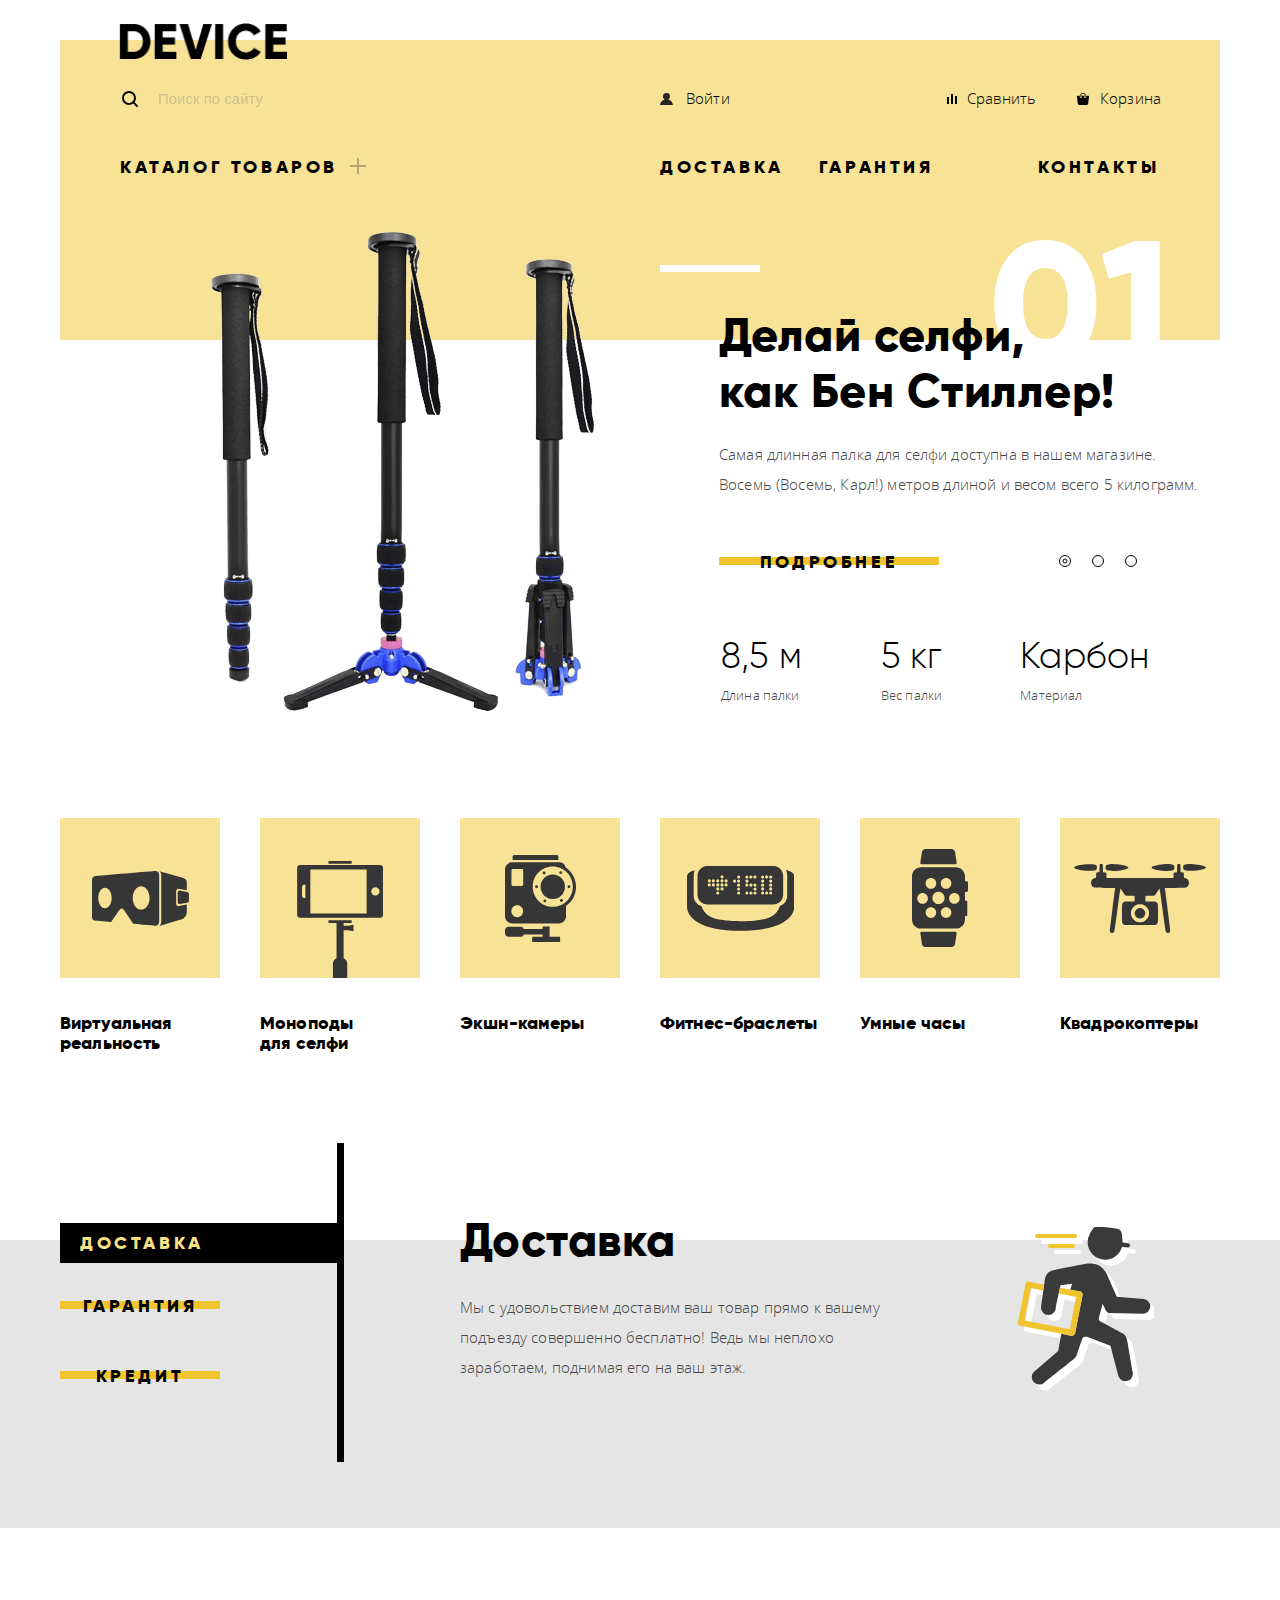
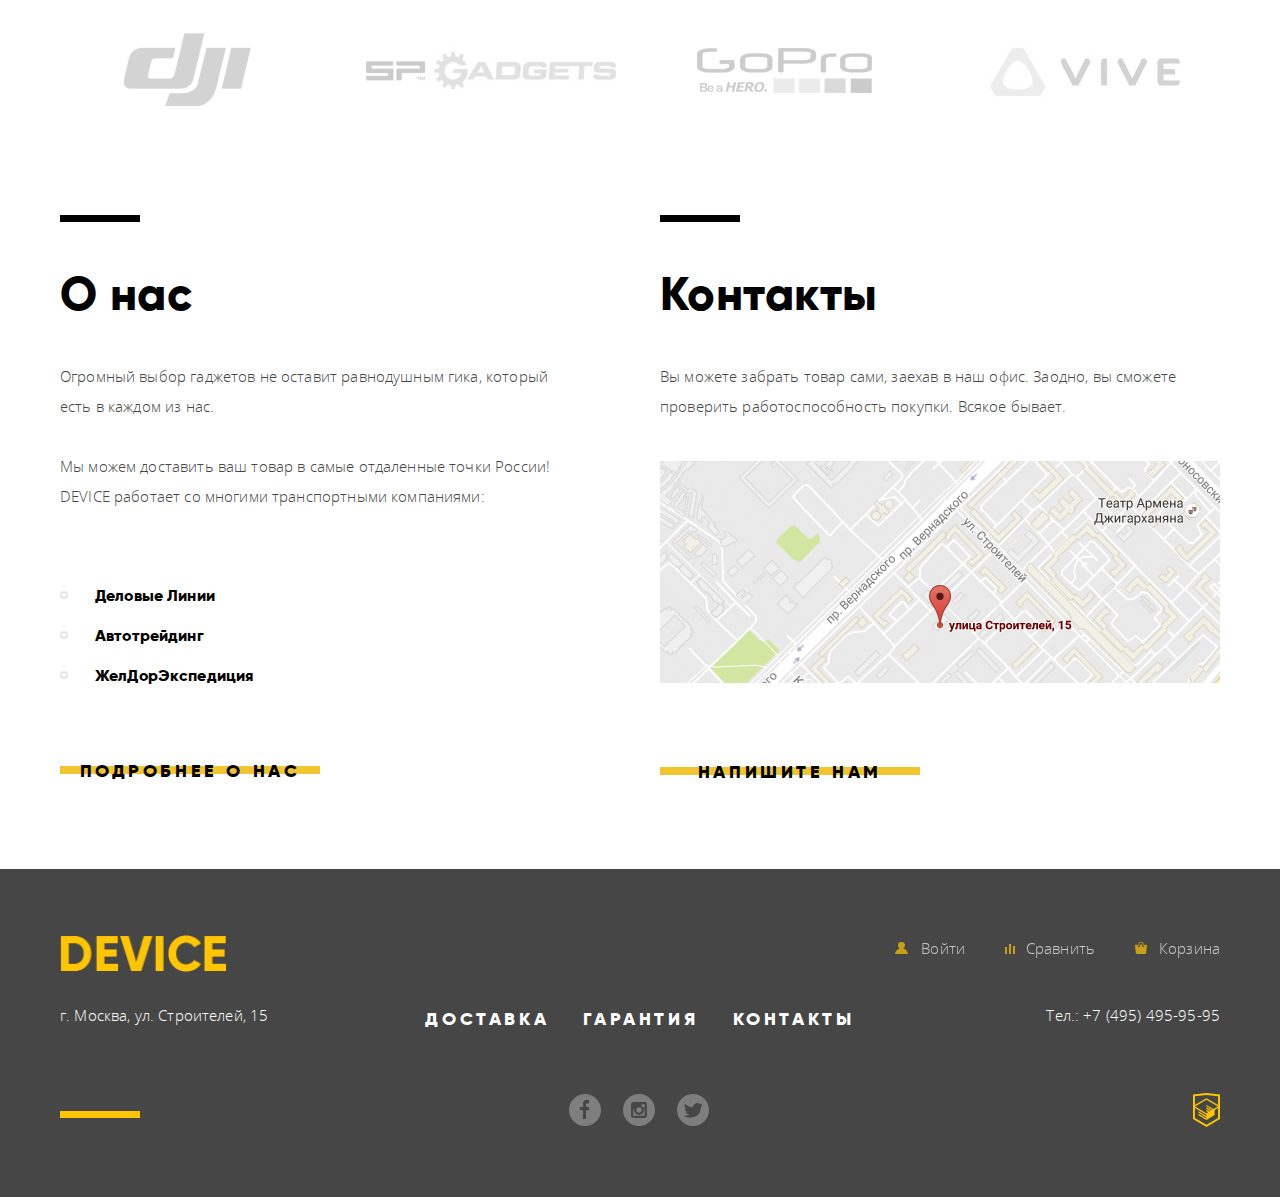
<file: index.html>
<!DOCTYPE html>
<html lang="ru">

  <head>
    <meta charset="utf-8">
    <title>HTML Academy: Девайс</title>
    <link rel="stylesheet" href="css/normalize.css">
    <!-- <link rel="stylesheet" href="css/style.css"> -->
    <link rel="stylesheet" href="css/style.min.css">
  </head>

  <body>
    <div class="content-wrapper">
      <!--HEADER-->
      <header class="header container">
        <!--Navigation-->
        <nav class="header-nav">
          <!--logo-->
          <a class="header-logo">
            <img src="img/logo.png" width="168" height="53" alt="Логотип магазина">
          </a>
          <div class="user-navigation">
            <form class="user-nav-search">
              <!--search-->
              <input type="text" placeholder="Поиск по сайту" class="user-nav-input-search">
              <div class="user-nav-find-button"><span>Найти</span></div>
            </form>
            <ul class="header-user-nav list">
              <li class="user-nav-login"><a href="login.html">Войти</a></li>
              <li class="user-nav-compare"><a href="#">Сравнить</a></li>
              <li class="user-nav-shoppingbag"><a href="#">Корзина</a></li>
            </ul>
          </div>
          <ul class="header-site-nav list">
            <li class="site-nav-catalog"><a href="catalog.html" class="gilroy-link"><span>Каталог товаров</span></a>
              <ul class="list site-nav-hidden-menu">
                <li>
                  <ul class="list column">
                    <li><a href="#">Виртуальная реальность</a></li>
                    <li><a href="catalog.html">Моноподы для селфи</a></li>
                    <li><a href="#">Экшн камеры</a></li>
                  </ul>
                </li>
                <li>
                  <ul class="list column">
                    <li><a href="#">Фитнес-браслеты</a></li>
                    <li><a href="#">Умные часы</a></li>
                  </ul>
                </li>
                <li>
                  <ul class="list column">
                    <li><a href="#">Квадрокоптеры</a></li>
                  </ul>
                </li>
              </ul>
            </li>
            <li class="site-nav-delivery"><a href="#" class="gilroy-link">Доставка</a></li>
            <li class="site-nav-warranty"><a href="#" class="gilroy-link">Гарантия</a></li>
            <li class="site-nav-contacts"><a href="#" class="gilroy-link">Контакты</a></li>
          </ul>
        </nav>
        <div class="white-stripe"></div>
        <div class="decoration-number number-1">01</div>
        <div class="decoration-number number-2">02</div>
        <div class="decoration-number number-3">03</div>
      </header>
      <!--MAIN-->
      <main class="container">
        <section class="main-item">
          <h1 class="visually-hidden">Популярные товары</h1>
          <div class="slider-controls">
            <div class="active"></div>
            <div></div>
            <div></div>
          </div>
          <ul class="slider-list">
            <!--slider1-->
            <li class="main-item-flex main-item-1">
              <h2 class="visually-hidden">Селфи-палка</h2>
              <div class="item-image">
                <img src="img/slider-1.png" width="384" height="486" alt="Селфи-палка">
              </div>
              <div class="item-about">
                <div class="item-about-description">
                  <p class="gilroy-heading item-description-heading"><b>Делай селфи, как Бен Стиллер!</b></p>
                  <p class="item-description-paragraph">Самая длинная палка для селфи доступна в нашем магазине. Восемь (Восемь, Карл!) метров длиной и весом всего 5 килограмм.</p>
                </div>
                <div class="item-details">
                  <a href="#" class="button">Подробнее</a>
                  <!--details-->
                </div>
                <table class="item-characteristics">
                  <!--characteristics-->
                  <thead>
                    <tr>
                      <th>8,5 м</th>
                      <th>5 кг</th>
                      <th>Карбон</th>
                    </tr>
                  </thead>
                  <tr>
                    <td>Длина палки</td>
                    <td>Вес палки</td>
                    <td>Материал</td>
                  </tr>
                </table>
              </div>
            </li>
            <!--slider 2-->
            <li class="main-item-flex main-item-2">
              <h2 class="visually-hidden">Фитнес-браслет</h2>
              <div class="item-image">
                <img src="img/slider-2.png" width="384" height="485" alt="Фитнес-браслет">
              </div>
              <div class="item-about">
                <div class="item-description">
                  <p class="gilroy-heading item-description-heading"><b>Худеем правильно!</b></p>
                  <p class="item-description-paragraph">Мотивирующие фитнес-браслеты помогут найти в себе силы не пропускать занятия и соблюдать диету.</p>
                </div>
                <div class="item-details">
                  <a href="#" class="button">Подробнее</a>
                  <!--details-->
                </div>
                <table class="item-characteristics">
                  <!--characteristics-->
                  <thead>
                    <tr>
                      <th>48 часов</th>
                    </tr>
                  </thead>
                  <tr>
                    <td>Без подзарядки</td>
                  </tr>
                </table>
              </div>
            </li>
            <!--slider 3-->
            <li class="main-item-flex main-item-3">
              <h2 class="visually-hidden">Квадрокоптер</h2>
              <div class="item-image">
                <img src="img/slider-3.png" width="384" height="485" alt="Квадрокоптер">
              </div>
              <div class="item-about">
                <div class="item-description">
                  <p class="gilroy-heading item-description-heading"><b>Порхает как бабочка, жалит как пчела!</b></p>
                  <p class="item-description-paragraph">Этот обычный, на первый взгляд, квадрокоптер оснащен мощным лазером, замаскированным под стандартную камеру.</p>
                </div>
                <div class="item-details">
                  <a href="#" class="button">Подробнее</a>
                  <!--details-->
                </div>
                <table class="item-characteristics">
                  <!--characteristics-->
                  <thead>
                    <tr>
                      <th>800 м</th>
                      <th>50 м</th>
                    </tr>
                  </thead>
                  <tr>
                    <td>Дальность полета</td>
                    <td>Радиус поражения</td>
                  </tr>
                </table>
              </div>
            </li>
          </ul>
        </section>
        <section class="main-catalog">
          <h2 class="visually-hidden">Каталог продуктов</h2>
          <!--catalog-->
          <figure class="main-catalog-item">
            <div class="catalog-item-image">
              <a href="catalog.html/vr" class="catalog-item-link">
              <img src="img/popular-1.svg" width="97" height="55" alt="Виртуальная реальность" class="catalog-item-img">
              </a>
            </div>
            <figcaption class="catalog-item-description">Виртуальная реальность</figcaption>
          </figure>
          <figure class="main-catalog-item">
            <div class="image-down catalog-item-image">
              <a href="catalog.html/monopods" class="catalog-item-link">
              <img src="img/popular-2.svg" width="86" height="117" alt="Экшн-камеры" class="catalog-item-img">
              </a>
            </div>
            <figcaption class="catalog-item-description">Моноподы <br> для селфи</figcaption>
          </figure>
          <figure class="main-catalog-item">
            <div class="catalog-item-image">
              <a href="catalog.html/cameras" class="catalog-item-link">
              <img src="img/popular-3.svg" width="71" height="87" alt="Моноподы для селфи" class="catalog-item-img">
              </a>
            </div>
            <figcaption class="catalog-item-description">Экшн-камеры</figcaption>
          </figure>
          <figure class="main-catalog-item">
            <div class="catalog-item-image">
              <a href="catalog.html/fitness-trackers" class="catalog-item-link">
              <img src="img/popular-4.svg" width="107" height="65" alt="Фитнес-браслеты" class="catalog-item-img">
              </a>
            </div>
            <figcaption class="catalog-item-description">Фитнес-браслеты</figcaption>
          </figure>
          <figure class="main-catalog-item">
            <div class="catalog-item-image">
              <a href="catalog.html/smartwatch" class="catalog-item-link">
              <img src="img/popular-5.svg" width="56" height="98" alt="Умные часы" class="catalog-item-img">
              </a>
            </div>
            <figcaption class="catalog-item-description">Умные часы</figcaption>
          </figure>
          <figure class="main-catalog-item">
            <div class="catalog-item-image">
              <a href="catalog.html/quadrocopters" class="catalog-item-link">
              <img src="img/popular-6.svg" width="132" height="69" alt="Квадрокоптеры" class="catalog-item-img">
              </a>
            </div>
            <figcaption class="catalog-item-description">Квадрокоптеры</figcaption>
          </figure>
        </section>
        <section class="main-details">
          <h2 class="visually-hidden">Детали покупки</h2>
          <!--delivery-->
          <div class="details-delivery">
            <div class="details-delivery-background"></div>
            <ul class="delivery-sidebar list">
              <li><a class="button sidebar-current delivery-button">Доставка</a></li>
              <li><a class="button slider-button warranty-button" href="#">Гарантия</a></li>
              <li><a class="button slider-button credit-button" href="#">Кредит</a></li>
            </ul>
            <div class="details-description">
              <div class="description-slide description-1">
                <div class="description-paragraph">
                  <h2 class="gilroy-heading">Доставка</h2>
                  <p>Мы с удовольствием доставим ваш товар прямо к вашему подъезду совершенно бесплатно! Ведь мы неплохо заработаем, поднимая его на ваш этаж.
                  </p>
                </div>
                <div class="description-image image-1"></div>
              </div>
              <div class="description-slide description-2">
                <div class="description-paragraph">
                  <h2 class="gilroy-heading">Гарантия</h2>
                  <p>Если из-за возгорания купленного у нас товара у вас сгорит дом — не переживайте, мы выдадим вам новый. Товар, не дом, конечно же.</p>
                </div>
                <div class="description-image image-2"></div>
              </div>
              <div class="description-slide description-3">
                <div class="description-paragraph">
                  <h2 class="gilroy-heading">Кредит</h2>
                  <p>Залезть в долговую яму стало проще! Кредитные консультанты подберут для вас наиболее выгодные условия кредита. Выгодные для нашего банка, разумеется.</p>
                </div>
                <div class="description-image image-3"></div>
              </div>
            </div>
          </div>
        </section>
        <section class="main-logos">
          <h2 class="visually-hidden">Наши партнеры</h2>
          <!--logos-->
          <ul class="partners-logos list">
            <li><a href="#"><img src="img/logo-1.png"  width="260" height="100" alt="Dji"></a></li>
            <li><a href="#"><img src="img/logo-2.png" width="260" height="100" alt="SP Gadjets"></a></li>
            <li><a href="#"><img src="img/logo-3.png" width="260" height="100" alt="Go Pro"></a></li>
            <li><a href="#"><img src="img/logo-4.png" width="260" height="100" alt="Vive"></a></li>
          </ul>
        </section>
        <section class="main-company">
          <div class="main-block main-about">
            <!--about-->
            <div class="black-stripe"></div>
            <div class="company-paragraph">
              <h2 class="gilroy-heading">О нас</h2>
              <p>Огромный выбор гаджетов не оставит равнодушным гика, который есть в каждом из нас.</p>
              <p>Мы можем доставить ваш товар в самые отдаленные точки России! DEVICE работает со многими транспортными компаниями:</p>
            </div>
            <ul class="about-partners list">
              <li>Деловые Линии</li>
              <li>Автотрейдинг</li>
              <li>ЖелДорЭкспедиция</li>
            </ul>
            <a href="#" class="button main-company-button">Подробнее о нас</a>
          </div>
          <div class="main-block main-contacts">
            <!--contacts-->
            <div class="black-stripe"></div>
            <div class="company-paragraph">
              <h2 class="gilroy-heading">Контакты</h2>
              <p>Вы можете забрать товар сами, заехав в наш офис. Заодно, вы сможете проверить работоспособность покупки. Всякое бывает.</p>
            </div>
            <img class="popup-map" src="img/map.png" width="560" height="222" alt="Адрес магазина: улица Строителей, 15">
            <a href="#" class="button main-company-button popup-button">Напишите нам</a>
          </div>
        </section>
      </main>
      <!--FOOTER-->
      <footer class="footer">
        <div class="footer-nav container">
          <div class="row-1">
            <a class="footer-logo">
              <img src="img/footer-logo.png" width="166" height="53" alt="Логотип">
            </a>
            <ul class="footer-user-nav list">
              <li class="user-nav-login"><a class="footer-icons" href="login.html">
                <svg xmlns="http://www.w3.org/2000/svg" width="13" height="12" viewBox="0 0 13 12"><path fill="#ffc600" d="M.032 12h12.937c-.163-2.643-2.074-4.837-4.671-5.543a3.47 3.47 0 0 0 1.687-2.972 3.485 3.485 0 0 0-6.97 0c0 1.264.68 2.361 1.688 2.972C2.106 7.163.194 9.357.032 12z"/></svg>
                Войти
              </a></li>
              <li class="user-nav-compare"><a class="footer-icons" href="#">
                <svg xmlns="http://www.w3.org/2000/svg" width="10" height="10" viewBox="0 0 10 10"><path fill="#ffc600" d="M8 2h1.984v8H8zM0 3h1.984v7H0zM4 0h2v10H4z"/></svg>
                Сравнить</a></li>
              <li class="user-nav-shoppingbag"><a class="footer-icons" href="#">
                <svg xmlns="http://www.w3.org/2000/svg" width="12" height="12" viewBox="0 0 12 12"><path fill="#ffc600" d="M11.864 3.017a.429.429 0 0 0-.327-.154H9.225V4.09c0 .563-.484 1.022-1.08 1.022-.594 0-1.078-.458-1.078-1.022V2.863H4.909V4.09c0 .563-.485 1.022-1.08 1.022-.595 0-1.078-.458-1.078-1.022V2.863H.438a.43.43 0 0 0-.327.154.472.472 0 0 0-.108.358l.776 7.134c.015.806.642 1.455 1.411 1.455h7.595c.77 0 1.396-.649 1.411-1.455l.776-7.134a.476.476 0 0 0-.108-.358z"/><path fill="#ffc600"  d="M3.829 4.499c.239 0 .433-.184.433-.409V1.84c0-.632.672-1.022 1.295-1.022h1.079c.655 0 1.078.401 1.078 1.022v2.25c0 .225.194.409.431.409.239 0 .433-.184.433-.409V1.84C8.577.773 7.761 0 6.636 0H5.557c-1.19 0-2.159.826-2.159 1.84v2.25c0 .225.194.409.431.409z"/></svg>
                Корзина</a></li>
            </ul>
          </div>
          <div class="row-2">
            <p>г. Москва, ул. Строителей, 15</p>
            <ul class="footer-site-nav list">
              <li class="footer-site-nav-delivery"><a href="#" class="gilroy-link">Доставка</a></li>
              <li class="footer-site-nav-warranty"><a href="#" class="gilroy-link">Гарантия</a></li>
              <li class="footer-site-nav-contacts"><a href="#" class="gilroy-link">Контакты</a></li>
            </ul>
            <p>Тел.: +7 (495) 495-95-95</p>
          </div>
          <div class="row-3">
            <div class="yellow-stripe"></div>
            <ul class="footer-social list">
              <li><a href="#" aria-label="Facebook"><svg xmlns="http://www.w3.org/2000/svg" width="32" height="32" viewBox="0 0 32 32"><path fill="#FFF" d="M16 0C7.164 0 0 7.163 0 16s7.164 16 16 16c8.837 0 16-7.164 16-16S24.837 0 16 0zm4.062 9.455h-3.021v3.444h3.021v3.445h-3.021v8.61H14.02v-8.61H11v-3.445h3.021V9.455c0-1.902 1.353-3.445 3.021-3.445h3.021v3.445z"/></svg></a></li>
              <li><a href="#" aria-label="Instagram"><svg xmlns="http://www.w3.org/2000/svg" width="32" height="32" viewBox="0 0 32 32"><g fill="#FFF"><path d="M20.916 16a4.938 4.938 0 1 1-9.877 0c0-.394.051-.773.138-1.14h-.897v6.838h11.396V14.86h-.897c.086.367.137.746.137 1.14z"/><path d="M15.978 18.659c1.466 0 2.659-1.193 2.659-2.659s-1.193-2.659-2.659-2.659c-1.466 0-2.659 1.193-2.659 2.659s1.192 2.659 2.659 2.659zM18.637 10.302h3.039v3.039h-3.039z"/><path d="M16 0C7.164 0 0 7.164 0 16c0 8.837 7.164 16 16 16 8.837 0 16-7.163 16-16 0-8.836-7.163-16-16-16zm7.955 21.698a2.285 2.285 0 0 1-2.279 2.279H10.279A2.285 2.285 0 0 1 8 21.698V10.302a2.286 2.286 0 0 1 2.279-2.279h11.396a2.286 2.286 0 0 1 2.279 2.279v11.396z"/></g></svg></a></li>
              <li><a href="#" aria-label="Twitter"><svg xmlns="http://www.w3.org/2000/svg" width="32" height="32" viewBox="0 0 32 32"><path fill="#FFF" d="M16 0C7.164 0 0 7.164 0 16c0 8.837 7.164 16 16 16 8.837 0 16-7.163 16-16 0-8.836-7.163-16-16-16zm7.944 12.809c-.251 6.516-3.463 10.832-10.992 10.702h-.486c-.447 0-4.543-.443-5.344-1.823 2.479.19 4.247-.406 5.12-1.136-1.048-.289-2.923-.461-3.251-2.848.384.104.618.221 1.299.113-1.307-.824-2.758-1.519-2.679-3.643.311.317 1.164.518 1.46.457-.768-.233-2.149-3.244-.974-4.781 1.984 1.79 4.075 3.482 7.804 3.643.227-2.214 1.24-3.699 3.168-4.325 1.84-.479 3.255.26 3.901 1.138.737-.224 1.453-.466 2.193-.685-.004.833-.569 1.463-.935 1.709.747.165 1.423-.475 1.423-.475-.184.963-1.094 1.725-1.707 1.954z"/></svg></a></li>
            </ul>
            <div class="logo-html">
              <a href="https://htmlacademy.ru/intensive/htmlcss"><img src="img/logo-html.svg" width="27" height="35" alt="Логотип HTML Academy"></a>
            </div>
          </div>
        </div>
      </footer>
      <!--Modal Form-->
      <form class="modal modal-form" action="https://echo.htmlacademy.ru" method="post">
        <fieldset>
          <legend class="visually-hidden">Форма обратной связи</legend>
          <p class="input-paragraph">
            <label for="user-name">Ваше имя:</label>
            <input type="text" name="user-name" id="user-name" placeholder="Представтесь, пожалуйста" required>
          </p>
          <p class="input-paragraph">
            <label for="user-email">Ваш e-mail:</label>
            <input type="text" name="user-email" id="user-email" placeholder="Для отправки ответа" required>
          </p>
          <p class="textarea-paragraph">
            <label for="user-feedback">Текст письма:</label>
            <textarea id="user-feedback" rows="10">В свободной форме</textarea>
          </p>
        </fieldset>
        <button type="submit" class="form-button button">Отправить</button>
        <button type="button" class="button-close form-close" aria-label="Закрыть форму"></button>
      </form>
      <!--modal Form-->
      <div class="modal modal-map">
        <iframe src="https://www.google.com/maps/embed?pb=!1m18!1m12!1m3!1d2249.1125488779976!2d37.52742931603996!3d55.68703098053581!2m3!1f0!2f0!3f0!3m2!1i1024!2i768!4f13.1!3m3!1m2!1s0x46b54cf65f5c8955%3A0x694710ccd55501e!2z0YPQuy4g0KHRgtGA0L7QuNGC0LXQu9C10LksIDE1LCDQnNC-0YHQutCy0LAsINCg0L7RgdGW0Y8sIDExOTMxMQ!5e0!3m2!1suk!2stw!4v1513052364043"
          width="960" height="559"></iframe>
        <img src="img/map-big.jpg" width="960" height="559" alt="Адрес магазина: улица Строителей, 15">
        <button type="button" class="button-close map-close" aria-label="Закрыть карту"></button>
      </div>
    </div>
    <script src="js/popup.min.js"></script>
  </body>

</html>
</file>
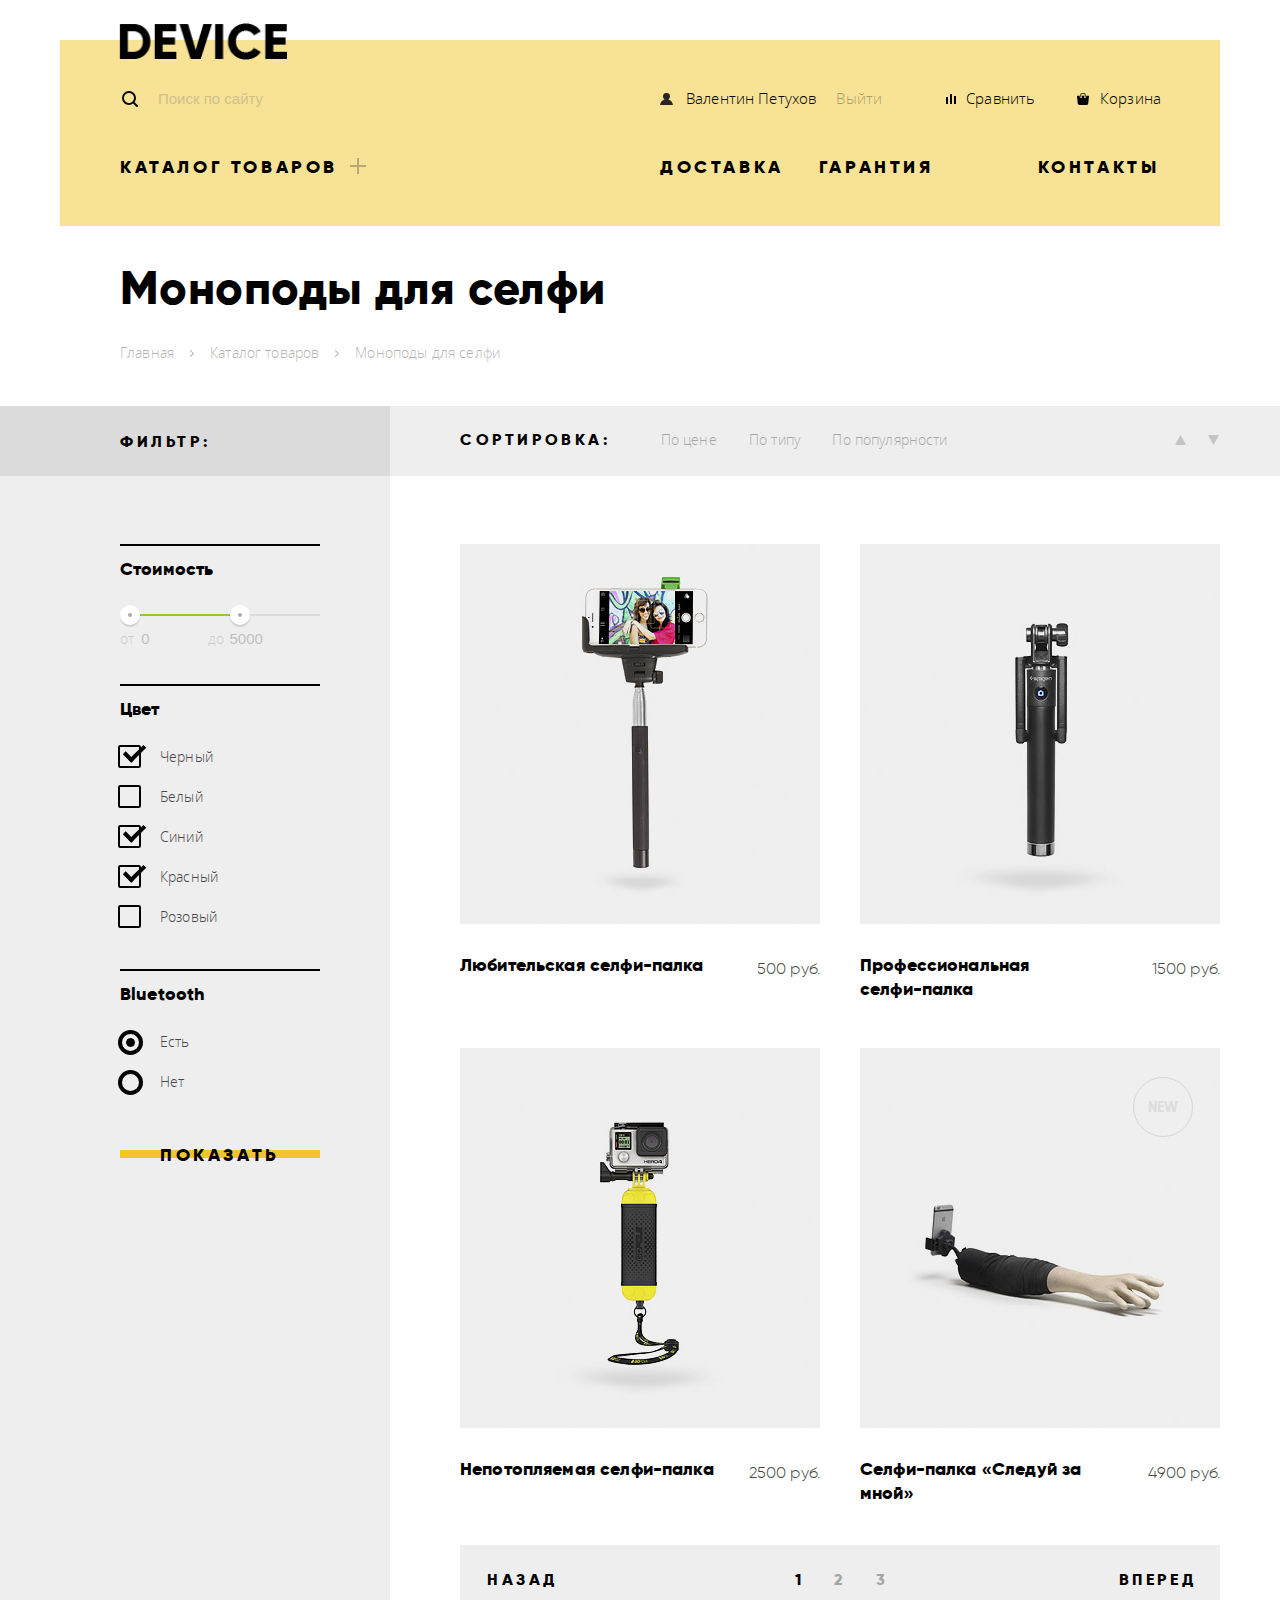
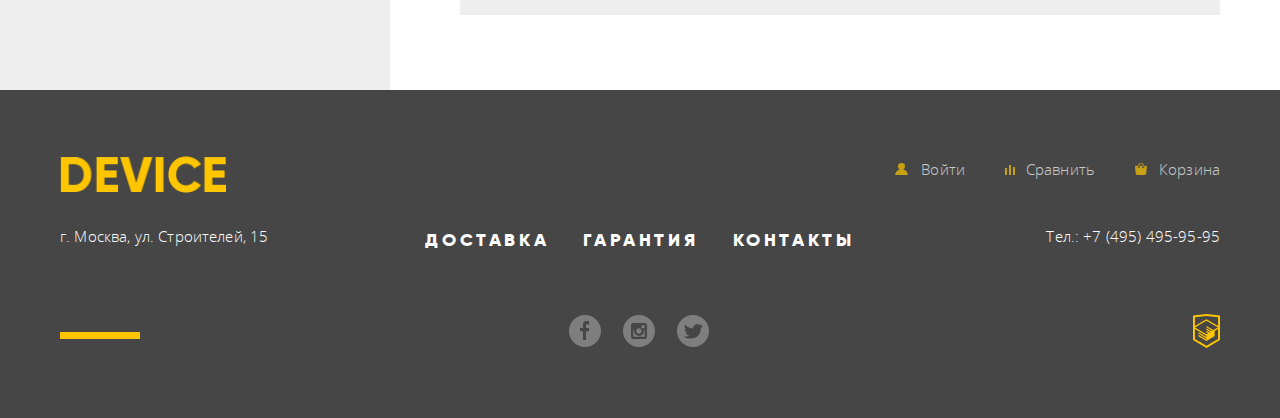
<file: catalog.html>
<!DOCTYPE html>
<html lang="ru">

  <head>
    <meta charset="utf-8">
    <title>HTML Academy: Девайс - Каталог</title>
    <link rel="stylesheet" href="css/normalize.css">
    <!-- <link rel="stylesheet" href="css/style.css"> -->
    <link rel="stylesheet" href="css/style.min.css">
  </head>

  <body>
    <div class="content-wrapper">
      <!--HEADER-->
      <header class="catalog-header header container">
        <!--navigation-->
        <nav class="header-nav">
          <!--logo-->
          <a href="index.html" class="header-logo">
            <img src="img/logo.png" width="168" height="53" alt="Логотип магазина">
          </a>
          <div class="user-navigation">
            <form class="user-nav-search">
              <!--search-->
              <input type="text" placeholder="Поиск по сайту" class="user-nav-input-search">
              <div class="user-nav-find-button"><span>Найти</span></div>
            </form>
            <ul class="header-user-nav list">
              <li class="user-nav-username"><a href="user-profile.html">Валентин Петухов</a></li>
              <li class="user-nav-logout"><a href="#">Выйти</a></li>
              <li class="user-nav-compare"><a href="#">Сравнить</a></li>
              <li class="user-nav-shoppingbag"><a href="#">Корзина</a></li>
            </ul>
          </div>
          <ul class="header-site-nav list">
            <li class="site-nav-catalog"><a href="#" class="gilroy-link"><span>Каталог товаров</span></a>
              <ul class="list site-nav-hidden-menu">
                <li>
                  <ul class="list column">
                    <li><a href="#">Виртуальная реальность</a></li>
                    <li><a href="#">Моноподы для селфи</a></li>
                    <li><a href="#">Экшн камеры</a></li>
                  </ul>
                </li>
                <li>
                  <ul class="list column">
                    <li><a href="#">Фитнес-браслеты</a></li>
                    <li><a href="#">Умные часы</a></li>
                  </ul>
                </li>
                <li>
                  <ul class="list column">
                    <li><a href="#">Квадрокоптеры</a></li>
                  </ul>
                </li>
              </ul>
            </li>
            <li class="site-nav-delivery"><a href="#" class="gilroy-link">Доставка</a></li>
            <li class="site-nav-warranty"><a href="#" class="gilroy-link">Гарантия</a></li>
            <li class="site-nav-contacts"><a href="#" class="gilroy-link">Контакты</a></li>
          </ul>
        </nav>
      </header>
      <!--MAIN-->
      <main class="container catalog-main">
        <div class="catalog-subnavigation">
          <h1 class="gilroy-heading">Моноподы для селфи</h1>
          <ul class="breadcrums list">
            <li><a href="index.html">Главная</a></li>
            <li><a href="#">Каталог товаров</a></li>
            <li><a href="#">Моноподы для селфи</a></li>
          </ul>
        </div>
        <section class="catalog-catalog">
          <h2 class="visually-hidden">Каталог товаров</h2>
          <!--Filter-->
          <div class="sidebar">
            <div class="sidebar-heading">
              <h2 class="gilroy-link">Фильтр:</h2>
            </div>
            <form class="sidebar-filter" action="https://echo.htmlacademy.ru" method="get">
              <fieldset></fieldset>
              <fieldset class="filter-price">
                <legend>Стоимость</legend>
                <div class="range-filter">
                  <div class="range-controls">
                    <div class="scale">
                      <div class="bar"></div>
                    </div>
                    <div class="toggle toggle-min"></div>
                    <div class="toggle toggle-max"></div>
                  </div>
                  <div class="price-controls">
                    <label class="min-price" for="filter-price-0">от</label>
                    <input type="number" name="filter-price-0" id="filter-price-0" value="0">
                    <label class="max-price" for="filter-price-5000">до</label>
                    <input type="number" name="filter-price-5000" id="filter-price-5000" value="5000">
                  </div>
                </div>
              </fieldset>
              <fieldset class="filter-checkbox">
                <legend>Цвет</legend>
                <div class="checkbox">
                  <input class="visually-hidden" type="checkbox" name="filter-color-black" id="filter-color-black" checked>
                  <label for="filter-color-black">Черный</label>
                </div>
                <div class="checkbox">
                  <input class="visually-hidden" type="checkbox" name="filter-color-white" id="filter-color-white">
                  <label for="filter-color-white">Белый</label>
                </div>
                <div class="checkbox">
                  <input class="visually-hidden" type="checkbox" name="filter-color-blue" id="filter-color-blue" checked>
                  <label for="filter-color-blue">Синий</label>
                </div>
                <div class="checkbox">
                  <input class="visually-hidden" type="checkbox" name="filter-color-red" id="filter-color-red" checked>
                  <label for="filter-color-red">Красный</label>
                </div>
                <div class="checkbox">
                  <input class="visually-hidden" type="checkbox" name="filter-color-pink" id="filter-color-pink" disabled>
                  <label for="filter-color-pink">Розовый</label>
                </div>
              </fieldset>
              <fieldset class="filter-radio">
                <legend>Bluetooth</legend>
                <div class="radio">
                  <input class="visually-hidden" type="radio" name="filter-bluetooth" value="bluetooth-yes" id="filter-bluetooth-yes" checked>
                  <label for="filter-bluetooth-yes">Есть</label>
                </div>
                <div class="radio">
                  <input class="visually-hidden" type="radio" name="filter-bluetooth" value="bluetooth-no" id="filter-bluetooth-no">
                  <label for="filter-bluetooth-no">Нет</label>
                </div>
              </fieldset>
              <button class="button filter-button" type="submit">Показать</button>
            </form>
          </div>
          <div class="catalog">
            <div class="catalog-sort">
              <h2 class="gilroy-link">Сортировка:</h2>
              <ul class="sort-type list">
                <li class="sort-current"><a>По цене</a></li>
                <li><a href="#">По типу</a></li>
                <li><a href="#">По популярности</a></li>
              </ul>
              <div class="sort-buttons list">
                <button class="sort-button button-up" type="button" name="sort-fromhightolow"><span class="visually-hidden">От большего к меньшему</span></button>
                <button class="sort-button button-down" type="button" name="sort-fromlowtohigh"><span class="visually-hidden">От меньшего к большему</span></button>
              </div>
            </div>
            <div class="catalog-container">
              <ul class="catalog-list list">
                <li class="catalog-item catalog-item-1">
                  <div class="catalog-image">
                    <img src="img/item-1.jpg" width="360" height="380" alt="Любительская селфи-палка">
                    <div class="hover-link">
                      <a href="#" class="button">В корзину</a>
                      <a href="#" class="hover-compare">Добавить к сравнению</a>
                    </div>
                  </div>
                  <div class="item-description">
                    <h3><a href="#">Любительская селфи-палка</a></h3>
                    <p class="catalog-price">500 руб.</p>
                  </div>
                </li>
                <li class="catalog-item catalog-item-2">
                  <div class="catalog-image">
                    <img src="img/item-2.jpg" width="360" height="380" alt="Профессиональная селфи-палка">
                    <div class="hover-link">
                      <a href="#" class="button">В корзину</a>
                      <a href="#" class="hover-compare">Добавить к сравнению</a>
                    </div>
                  </div>
                  <div class="item-description">
                    <h3><a href="#">Профессиональная <br> селфи-палка</a></h3>
                    <p class="catalog-price">1500 руб.</p>
                  </div>
                </li>
                <li class="catalog-item catalog-item-3">
                  <div class="catalog-image">
                    <img src="img/item-3.jpg" width="360" height="380" alt="Непотопляемая селфи-палка">
                    <div class="hover-link">
                      <a href="#" class="button">В корзину</a>
                      <a href="#" class="hover-compare">Добавить к сравнению</a>
                    </div>
                  </div>
                  <div class="item-description">
                    <h3><a href="#">Непотопляемая селфи-палка</a></h3>
                    <p class="catalog-price">2500 руб.</p>
                  </div>
                </li>
                <li class="catalog-item catalog-item-4">
                  <span class="new-item">New</span>
                  <div class="catalog-image">
                    <img src="img/item-4.jpg" width="360" height="380" alt="Селфи-палка «Следуй за мной»">
                    <div class="hover-link">
                      <a href="#" class="button">В корзину</a>
                      <a href="#" class="hover-compare">Добавить к сравнению</a>
                    </div>
                  </div>
                  <div class="item-description">
                    <h3><a href="#">Селфи-палка «Следуй за мной»</a></h3>
                    <p class="catalog-price">4900 руб.</p>
                  </div>
                </li>
              </ul>
              <ul class="pagination-list list">
                <li class="pagination-item pagination-back gilroy-link"><a href="#"><span>Назад</span></a></li>
                <li>
                  <ul class="pagination-numbers list">
                    <li class="pagination-item pagination-item-current"><a href="#">1</a></li>
                    <li class="pagination-item"><a href="#">2</a></li>
                    <li class="pagination-item"><a href="#">3</a></li>
                  </ul>
                </li>
                <li class="pagination-item pagination-forward gilroy-link"><a href="#"><span>Вперед</span></a></li>
              </ul>
            </div>
          </div>
        </section>
      </main>
      <!--FOOTER-->
      <footer class="footer">
        <div class="footer-nav container">
          <div class="row-1">
            <a class="footer-logo">
              <img src="img/footer-logo.png" width="166" height="53" alt="Логотип">
            </a>
            <ul class="footer-user-nav list">
              <li class="user-nav-login"><a class="footer-icons" href="login.html">
                <svg xmlns="http://www.w3.org/2000/svg" width="13" height="12" viewBox="0 0 13 12"><path fill="#ffc600" d="M.032 12h12.937c-.163-2.643-2.074-4.837-4.671-5.543a3.47 3.47 0 0 0 1.687-2.972 3.485 3.485 0 0 0-6.97 0c0 1.264.68 2.361 1.688 2.972C2.106 7.163.194 9.357.032 12z"/></svg>
                Войти
              </a></li>
              <li class="user-nav-compare"><a class="footer-icons" href="#">
                <svg xmlns="http://www.w3.org/2000/svg" width="10" height="10" viewBox="0 0 10 10"><path fill="#ffc600" d="M8 2h1.984v8H8zM0 3h1.984v7H0zM4 0h2v10H4z"/></svg>
                Сравнить</a></li>
              <li class="user-nav-shoppingbag"><a class="footer-icons" href="#">
                <svg xmlns="http://www.w3.org/2000/svg" width="12" height="12" viewBox="0 0 12 12"><path fill="#ffc600" d="M11.864 3.017a.429.429 0 0 0-.327-.154H9.225V4.09c0 .563-.484 1.022-1.08 1.022-.594 0-1.078-.458-1.078-1.022V2.863H4.909V4.09c0 .563-.485 1.022-1.08 1.022-.595 0-1.078-.458-1.078-1.022V2.863H.438a.43.43 0 0 0-.327.154.472.472 0 0 0-.108.358l.776 7.134c.015.806.642 1.455 1.411 1.455h7.595c.77 0 1.396-.649 1.411-1.455l.776-7.134a.476.476 0 0 0-.108-.358z"/><path fill="#ffc600"  d="M3.829 4.499c.239 0 .433-.184.433-.409V1.84c0-.632.672-1.022 1.295-1.022h1.079c.655 0 1.078.401 1.078 1.022v2.25c0 .225.194.409.431.409.239 0 .433-.184.433-.409V1.84C8.577.773 7.761 0 6.636 0H5.557c-1.19 0-2.159.826-2.159 1.84v2.25c0 .225.194.409.431.409z"/></svg>
                Корзина</a></li>
            </ul>
          </div>
          <div class="row-2">
            <p>г. Москва, ул. Строителей, 15</p>
            <ul class="footer-site-nav list">
              <li class="footer-site-nav-delivery"><a href="#" class="gilroy-link">Доставка</a></li>
              <li class="footer-site-nav-warranty"><a href="#" class="gilroy-link">Гарантия</a></li>
              <li class="footer-site-nav-contacts"><a href="#" class="gilroy-link">Контакты</a></li>
            </ul>
            <p>Тел.: +7 (495) 495-95-95</p>
          </div>
          <div class="row-3">
            <div class="yellow-stripe"></div>
            <ul class="footer-social list">
              <li><a href="#" aria-label="Facebook"><svg xmlns="http://www.w3.org/2000/svg" width="32" height="32" viewBox="0 0 32 32"><path fill="#FFF" d="M16 0C7.164 0 0 7.163 0 16s7.164 16 16 16c8.837 0 16-7.164 16-16S24.837 0 16 0zm4.062 9.455h-3.021v3.444h3.021v3.445h-3.021v8.61H14.02v-8.61H11v-3.445h3.021V9.455c0-1.902 1.353-3.445 3.021-3.445h3.021v3.445z"/></svg></a></li>
              <li><a href="#" aria-label="Instagram"><svg xmlns="http://www.w3.org/2000/svg" width="32" height="32" viewBox="0 0 32 32"><g fill="#FFF"><path d="M20.916 16a4.938 4.938 0 1 1-9.877 0c0-.394.051-.773.138-1.14h-.897v6.838h11.396V14.86h-.897c.086.367.137.746.137 1.14z"/><path d="M15.978 18.659c1.466 0 2.659-1.193 2.659-2.659s-1.193-2.659-2.659-2.659c-1.466 0-2.659 1.193-2.659 2.659s1.192 2.659 2.659 2.659zM18.637 10.302h3.039v3.039h-3.039z"/><path d="M16 0C7.164 0 0 7.164 0 16c0 8.837 7.164 16 16 16 8.837 0 16-7.163 16-16 0-8.836-7.163-16-16-16zm7.955 21.698a2.285 2.285 0 0 1-2.279 2.279H10.279A2.285 2.285 0 0 1 8 21.698V10.302a2.286 2.286 0 0 1 2.279-2.279h11.396a2.286 2.286 0 0 1 2.279 2.279v11.396z"/></g></svg></a></li>
              <li><a href="#" aria-label="Twitter"><svg xmlns="http://www.w3.org/2000/svg" width="32" height="32" viewBox="0 0 32 32"><path fill="#FFF" d="M16 0C7.164 0 0 7.164 0 16c0 8.837 7.164 16 16 16 8.837 0 16-7.163 16-16 0-8.836-7.163-16-16-16zm7.944 12.809c-.251 6.516-3.463 10.832-10.992 10.702h-.486c-.447 0-4.543-.443-5.344-1.823 2.479.19 4.247-.406 5.12-1.136-1.048-.289-2.923-.461-3.251-2.848.384.104.618.221 1.299.113-1.307-.824-2.758-1.519-2.679-3.643.311.317 1.164.518 1.46.457-.768-.233-2.149-3.244-.974-4.781 1.984 1.79 4.075 3.482 7.804 3.643.227-2.214 1.24-3.699 3.168-4.325 1.84-.479 3.255.26 3.901 1.138.737-.224 1.453-.466 2.193-.685-.004.833-.569 1.463-.935 1.709.747.165 1.423-.475 1.423-.475-.184.963-1.094 1.725-1.707 1.954z"/></svg></a></li>
            </ul>
            <div class="logo-html">
              <a href="https://htmlacademy.ru/intensive/htmlcss"><img src="img/logo-html.svg" width="27" height="35" alt="Логотип HTML Academy"></a>
            </div>
          </div>
        </div>
      </footer>
    </div>
  </body>

</html>
</file>
<file: css/style.css>
@font-face {
  font-family: "Gilroy";
  src: url("../fonts/gilroyextrabold.woff") format("woff"), url("../fonts/gilroyextrabold.woff2") format("woff2");
  font-weight: 700;
  font-style: normal;
}

@font-face {
  font-family: "Gilroy";
  src: url("../fonts/gilroylight.woff") format("woff"), url("../fonts/gilroylight.woff2") format("woff2");
  font-weight: normal;
  font-style: normal;
}

@font-face {
  font-family: "Open Sans";
  src: url("../fonts/opensans.woff") format("woff"), url("../fonts/opensans.woff2") format("woff2");
  font-weight: normal;
  font-style: normal;
}

@font-face {
  font-family: "Open Sans";
  src: url("../fonts/opensanslight.woff") format("woff"), url("../fonts/opensanslight.woff2") format("woff2");
  font-weight: 300;
  font-style: normal;
}

* {
  -webkit-box-sizing: border-box;
  box-sizing: border-box;
}

body {
  min-width: 1200px;
  padding: 0 20px;
  margin: 0;
  padding: 0;
  font-weight: 300;
  font-size: 15px;
  line-height: 2;
  letter-spacing: 0.15px;
  font-family: "Open Sans", "Arial", sans-serif;
  color: #464646;
}

a {
  text-decoration: none;
  color: #000000;
}

img {
  max-height: 100%;
  height: auto;
}

.visually-hidden:not(:focus):not(:active), input[type="checkbox"].visually-hidden, input[type="radio"].visually-hidden {
  position: absolute;
  width: 1px;
  height: 1px;
  margin: -1px;
  border: 0;
  padding: 0;
  white-space: nowrap;
  -webkit-clip-path: inset(100%);
  clip-path: inset(100%);
  clip: rect(0 0 0 0);
  overflow: hidden;
}

.content-wrapper {
  overflow: hidden;
}

.container {
  width: 1160px;
  margin: 0 auto;
}

/* !For all buttons and links like buttons! */

.button {
  position: relative;
  display: inline-block;
  width: 220px;
  padding: 10px 0;
  font-weight: 700;
  font-size: 18px;
  font-family: "Gilroy", "Arial", sans-serif;
  text-align: center;
  color: #000000;
  text-transform: uppercase;
  line-height: 30px;
  letter-spacing: 3.6px;
  background-color: transparent;
  border: none;
}

.button:before {
  content: "";
  position: absolute;
  top: 20px;
  left: 0px;
  width: 220px;
  height: 8px;
  background-color: #f0c52e;
  z-index: -1;
}

.button:hover:before {
  height: 40px;
  top: 5px;
  left: 0px;
}

.button:active:before {
  height: 40px;
}

.button:active {
  color: rgba(0, 0, 0, 0.3);
}

/*For fonts*/

.gilroy-heading {
  font-weight: 700;
  font-size: 47px;
  letter-spacing: 0.47px;
  font-family: "Gilroy", "Arial", sans-serif;
  color: #000000;
}

.gilroy-link {
  font-weight: 700;
  font-size: 18px;
  letter-spacing: 3.6px;
  font-family: "Gilroy", "Arial", sans-serif;
  color: #000000;
  text-transform: uppercase;
}

/* HEADER */

.header {
  position: relative;
  /*For white stripe*/
  min-height: 300px;
  margin-top: 40px;
  background-color: #f7e296;
}

.catalog-header {
  min-height: 186px;
  max-height: 186px;
}

.header-nav {
  position: relative;
  display: -webkit-box;
  display: -ms-flexbox;
  display: flex;
  -webkit-box-orient: vertical;
  -webkit-box-direction: normal;
  -ms-flex-direction: column;
  flex-direction: column;
  -ms-flex-pack: distribute;
  justify-content: space-around;
  padding: 10px 60px;
}

/* !For logo! */

.header-logo {
  position: absolute;
  top: -17px;
  left: 59px;
}

.header-logo:hover {
  opacity: 0.6;
}

.header-logo:active {
  opacity: 0.3;
}

/* !For navigation! */

/* !For search! */

.user-navigation {
  display: -webkit-box;
  display: -ms-flexbox;
  display: flex;
  margin-top: 30px;
  -webkit-box-pack: justify;
  -ms-flex-pack: justify;
  justify-content: space-between;
  -webkit-box-align: baseline;
  -ms-flex-align: baseline;
  align-items: baseline;
}

.user-nav-search {
  position: relative;
  -webkit-box-flex: 1;
  -ms-flex-positive: 1;
  flex-grow: 1;
  padding-left: 36px;
  opacity: 1;
  border: 0;
  background-color: #f7e296;
}

.user-nav-search:before {
  content: "";
  position: absolute;
  top: 8px;
  left: 2px;
  width: 16px;
  height: 16px;
  background-image: url("../img/search.svg");
  background-repeat: no-repeat;
  background-position: 0 0;
}

.user-nav-search input {
  width: 348px;
  padding-bottom: 13px;
  border: none;
  background-color: #f7e296;
  opacity: 0.3;
}

/*For search button*/

.user-nav-find-button {
  display: none;
  -webkit-box-pack: center;
  -ms-flex-pack: center;
  justify-content: center;
  -webkit-box-align: center;
  -ms-flex-align: center;
  align-items: center;
  position: absolute;
  top: -10px;
  left: 300px;
  width: 85px;
  height: 49px;
  color: #000000;
  border: 2px solid #000000;
}

.user-nav-find-button:hover {
  color: #ffffff;
  background-color: #000000;
}

.user-nav-find-button:active span {
  color: #ffffff;
  background-color: #000000;
  opacity: 0.3;
}

.user-nav-search input:focus+.user-nav-find-button {
  display: -webkit-box;
  display: -ms-flexbox;
  display: flex;
}

/*For search states*/

.user-nav-search input[type="text"]:focus {
  opacity: 1;
  border-bottom: 2px solid #000000;
}

.user-nav-search input[type="text"]:hover {
  opacity: 0.6;
}

/* !For further user navigation */

.header-user-nav {
  display: -webkit-box;
  display: -ms-flexbox;
  display: flex;
  -ms-flex-wrap: wrap;
  flex-wrap: wrap;
  -webkit-box-pack: start;
  -ms-flex-pack: start;
  justify-content: flex-start;
  width: 500px;
  margin: 0;
  margin-left: auto;
  margin-bottom: 33px;
  padding: 0;
  line-height: 36px;
  list-style-type: none;
}

/* !For user navigtion links! */

.header-user-nav a:hover {
  opacity: 0.6;
}

.header-user-nav a:active {
  opacity: 0.3;
}

.header-user-nav .user-nav-login {
  position: relative;
  -webkit-box-flex: 1;
  -ms-flex-positive: 1;
  flex-grow: 1;
  width: 70px;
  padding-left: 26px;
}

.header-user-nav .user-nav-login::before {
  content: "";
  position: absolute;
  top: 13px;
  left: 0px;
  width: 13px;
  height: 12px;
  background-image: url("../img/user.svg");
  background-repeat: no-repeat;
  background-position: 0 0;
}

.header-user-nav .user-nav-compare {
  position: relative;
  width: 90px;
  margin-left: auto;
  margin-right: 40px;
  padding-left: 20px;
}

.header-user-nav .user-nav-compare::before {
  content: "";
  position: absolute;
  top: 14px;
  left: 0px;
  width: 10px;
  height: 10px;
  background-image: url("../img/compare.svg");
  background-repeat: no-repeat;
  background-position: 0 0;
}

.header-user-nav .user-nav-shoppingbag {
  position: relative;
  width: 83px;
  margin-left: auto;
  padding-left: 23px;
}

.header-user-nav .user-nav-shoppingbag::before {
  content: "";
  position: absolute;
  top: 13px;
  left: 0px;
  width: 12px;
  height: 12px;
  background-image: url("../img/cart.svg");
  background-repeat: no-repeat;
  background-position: 0 0;
}

/* !For site navigation! */

.header-site-nav {
  position: relative;
  /*Для скрытого меню*/
  display: -webkit-box;
  display: -ms-flexbox;
  display: flex;
  -webkit-box-pack: start;
  -ms-flex-pack: start;
  justify-content: flex-start;
  margin: 0;
  padding: 0;
  list-style-type: none;
  width: 1040px;
}

.header-site-nav .column {
  margin: 0;
  padding: 0;
  list-style-type: none;
}

.header-site-nav>li a:hover {
  opacity: 0.6;
}

.header-site-nav>li a:active {
  opacity: 0.3;
}

.site-nav-catalog a:hover {
  opacity: 0.6;
}

.site-nav-catalog a:active {
  opacity: 0.3;
}

/* !For site catalog! */

.site-nav-catalog {
  -webkit-box-flex: 1;
  -ms-flex-positive: 1;
  flex-grow: 1;
  max-width: 540px;
}

.site-nav-catalog span {
  position: relative;
  min-width: 250px;
  padding-right: 28px;
}

.site-nav-catalog span:after {
  content: "";
  position: absolute;
  top: 2px;
  right: 0px;
  width: 16px;
  height: 16px;
  background-image: url("../img/plus.svg");
  background-repeat: no-repeat;
  background-position: 0 0;
  opacity: 0.3;
}

.site-nav-hidden-menu:before {
  content: "";
  width: 1160px;
  min-height: 155px;
  position: absolute;
  top: 0px;
  left: -60px;
  background-color: #f7e296;
  z-index: -1;
}

.site-nav-hidden-menu {
  position: relative;
  display: none;
  -ms-flex-wrap: wrap;
  flex-wrap: wrap;
  -webkit-box-orient: vertical;
  -webkit-box-direction: normal;
  -ms-flex-direction: column;
  flex-direction: column;
  -ms-flex-line-pack: start;
  align-content: flex-start;
  width: 550px;
  height: 85px;
  margin: 0 40px 0 0;
  padding: 20px 0 0 0;
  list-style-type: none;
}

.site-nav-catalog:hover .site-nav-hidden-menu {
  display: -webkit-box;
  display: -ms-flexbox;
  display: flex;
  z-index: 1;
}

.site-nav-hidden-menu .column {
  margin: 0;
  padding: 0;
  padding-right: 55px;
}

/*.....*/

.site-nav-delivery {
  margin-right: 35px;
}

.site-nav-contacts {
  margin-left: 104px;
}

/*for header decoration */

.header .white-stripe {
  position: absolute;
  top: 225px;
  right: 460px;
  width: 100px;
  height: 7px;
  background-color: #ffffff;
}

.header .decoration-number {
  position: absolute;
  top: 175px;
  right: 19px;
  width: 212px;
  height: 200px;
  font-size: 179.2px;
  font-weight: 700;
  line-height: 179.2px;
  letter-spacing: 1.792px;
  font-family: "Gilroy", "Arial", sans-serif;
  color: #ffffff;
  background-color: transparent;
}

.number-1 {
  display: block;
}

.number-2 {
  display: none;
}

.number-3 {
  display: none;
}

/* MAIN */

/* For slider */

.main-item {
  position: relative;
  /*For slider controls*/
  margin-bottom: 95px;
}

.slider-list {
  margin: 0;
  padding: 0;
  list-style-type: none;
}

/*For slider controls*/

.slider-controls {
  position: absolute;
  top: 215px;
  right: 83px;
  display: -webkit-box;
  display: -ms-flexbox;
  display: flex;
  -webkit-box-pack: justify;
  -ms-flex-pack: justify;
  justify-content: space-between;
  width: 78px;
}

.slider-controls div {
  position: relative;
  /*For div:after*/
  width: 12px;
  height: 12px;
  border: 1px solid #000000;
  border-radius: 50%;
  cursor: pointer;
}

.slider-controls div.active:after {
  content: "";
  position: absolute;
  top: 50%;
  left: 50%;
  -webkit-transform: translate(-50%, -50%);
  transform: translate(-50%, -50%);
  z-index: 1;
  width: 3px;
  height: 3px;
  border: 1px solid #000000;
  border-radius: 50%;
}

/*...*/

.main-item .main-item-1 {
  display: -webkit-box;
  display: -ms-flexbox;
  display: flex;
}

.main-item .main-item-2 {
  display: none;
}

.main-item .main-item-3 {
  display: none;
}

.main-item-flex {
  display: -webkit-box;
  display: -ms-flexbox;
  display: flex;
  -webkit-box-orient: horizontal;
  -webkit-box-direction: normal;
  -ms-flex-direction: row;
  flex-direction: row;
  -ms-flex-pack: distribute;
  justify-content: space-around;
  -ms-flex-line-pack: stretch;
  align-content: stretch;
  -webkit-box-align: stretch;
  -ms-flex-align: stretch;
  align-items: stretch;
  width: 1040px;
  padding: 0;
  padding-left: 150px;
}

.item-image {
  margin-top: -112px;
  margin-right: 125px;
}

.item-about {
  display: -webkit-box;
  display: -ms-flexbox;
  display: flex;
  -webkit-box-orient: vertical;
  -webkit-box-direction: normal;
  -ms-flex-direction: column;
  flex-direction: column;
  -webkit-box-pack: start;
  -ms-flex-pack: start;
  justify-content: flex-start;
  margin-top: -33px;
}

.item-description-heading {
  max-width: 396px;
  padding: 0;
  margin: 0;
  margin-bottom: 20px;
  line-height: 56px;
}

.item-description-paragraph {
  max-width: 490px;
  padding: 0;
  margin: 0;
  margin-bottom: 38px;
}

.item-details {
  margin-bottom: 40px;
}

/* !For item characteristics! */

.item-characteristics {
  display: table;
  min-width: 500px;
}

.item-characteristics tr {
  margin: 0;
  padding: 0;
  text-align: left;
}

.item-characteristics th {
  margin: 0;
  padding: 0;
  padding-right: 65px;
  font-weight: normal;
  font-size: 36px;
  font-family: "Gilroy", "Arial", sans-serif;
  line-height: 54px;
  color: #000000;
}

.item-characteristics th:not(:first-child) {
  padding-left: 10px;
}

.item-characteristics td {
  margin: 0;
  padding: 0;
  font-size: 13px;
  line-height: 20px;
}

.item-characteristics td:not(:first-child) {
  padding-left: 10px;
}

/* !For catalog! */

.main-catalog {
  display: -webkit-box;
  display: -ms-flexbox;
  display: flex;
  -webkit-box-pack: justify;
  -ms-flex-pack: justify;
  justify-content: space-between;
  margin-bottom: 130px;
}

.main-catalog-item {
  width: 160px;
  margin: 0;
  margin-right: 40px;
  font-weight: 700;
  font-size: 18px;
  font-family: "Gilroy", "Arial", sans-serif;
  color: #000000;
}

.catalog-item-image {
  display: -webkit-box;
  display: -ms-flexbox;
  display: flex;
  -webkit-box-pack: center;
  -ms-flex-pack: center;
  justify-content: center;
  -webkit-box-align: center;
  -ms-flex-align: center;
  align-items: center;
  width: 160px;
  height: 160px;
  margin-bottom: 35px;
  background-color: #f7e296;
}

.catalog-item-link {
  display: -webkit-box;
  display: -ms-flexbox;
  display: flex;
  margin: 0;
  -webkit-box-orient: horizontal;
  -webkit-box-direction: normal;
  -ms-flex-direction: row;
  flex-direction: row;
  width: 100%;
  -webkit-box-pack: center;
  -ms-flex-pack: center;
  justify-content: center;
  -webkit-box-align: end;
  -ms-flex-align: end;
  align-items: flex-end;
}

.catalog-item-image.image-down {
  -webkit-box-align: end;
  -ms-flex-align: end;
  align-items: flex-end;
}

.catalog-item-description {
  line-height: 20px;
}

.main-catalog-item:hover .catalog-item-image {
  background-color: #f0c52e;
  background-size: 160px 160px;
}

.main-catalog-item:active .catalog-item-img, .main-catalog-item:active .catalog-item-description {
  opacity: 0.3;
}

/* !For additional features! */

.main-details {
  margin-bottom: 200px;
}

.details-delivery {
  position: relative;
  display: -webkit-box;
  display: -ms-flexbox;
  display: flex;
  -webkit-box-pack: justify;
  -ms-flex-pack: justify;
  justify-content: space-between;
  -webkit-box-align: center;
  -ms-flex-align: center;
  align-items: center;
}

.details-delivery-background {
  position: absolute;
  top: 57px;
  left: -160px;
  z-index: -1;
  min-width: 1460px;
  min-height: 288px;
  background-color: #e5e5e5;
}

/*sidebar*/

.delivery-sidebar {
  position: relative;
  width: 286px;
  margin: 0;
  margin-top: 40px;
  padding: 0;
  list-style-type: none;
}

.delivery-sidebar:before {
  content: "";
  position: absolute;
  display: block;
  width: 7px;
  height: 319px;
  top: -80px;
  left: 277px;
  background-color: #000000;
}

.sidebar-current {
  width: 277px;
  margin: 0 0 18px 0;
  padding: 5px 0 5px 20px;
  text-align: left;
  color: #f7e184;
  background-color: #000000;
}

.sidebar-current:before {
  display: none;
}

.slider-button {
  width: 160px;
  margin-bottom: 20px;
}

.slider-button:before {
  width: 160px;
}

.slider-button:active {
  position: relative;
  width: 277px;
  height: 40px;
  margin: 10px 0 20px 0;
  padding: 5px 0 5px 20px;
  text-align: left;
  color: #f7e184;
}

.slider-button:active:before {
  content: "";
  position: absolute;
  top: 0px;
  left: 0px;
  width: 277px;
  height: 40px;
  background-color: #000000;
}

/*slide*/

.description-slide {
  position: relative;
  display: -webkit-box;
  display: -ms-flexbox;
  display: flex;
  width: 800px;
  -webkit-box-pack: start;
  -ms-flex-pack: start;
  justify-content: flex-start;
  -webkit-box-align: center;
  -ms-flex-align: center;
  align-items: center;
  padding: 10px 0 0 40px;
}

.description-paragraph {
  width: 460px;
  margin-right: 100px;
  margin-top: -40px;
}

.description-paragraph h2 {
  margin: 0;
  margin-bottom: 5px;
  padding: 0;
}

.description-paragraph p {
  margin: 0;
  padding: 0;
}

.description-image {
  position: absolute;
  top: 4px;
  right: 66px;
}

.image-1 {
  width: 136px;
  height: 164px;
  background-image: url("../img/delivery.svg");
  background-repeat: no-repeat;
  background-position: 0 0;
}

.image-2 {
  width: 171px;
  height: 195px;
  background-image: url("../img/warranty.svg");
  background-repeat: no-repeat;
  background-position: 0 0;
}

.image-3 {
  width: 156px;
  height: 188px;
  background-image: url("../img/credit.svg");
  background-repeat: no-repeat;
  background-position: 0 0;
}

/*Slide on/off*/

.description-2 {
  display: none;
}

.description-3 {
  display: none;
}

/* !For partners! */

.main-logos {
  margin-bottom: 85px;
}

.partners-logos {
  display: -webkit-box;
  display: -ms-flexbox;
  display: flex;
  -webkit-box-pack: justify;
  -ms-flex-pack: justify;
  justify-content: space-between;
  margin: 0;
  padding: 0;
  list-style-type: none;
}

.main-logos img {
  opacity: 0.2;
  -webkit-filter: grayscale(100%);
  filter: grayscale(100%);
}

.main-logos img:hover {
  opacity: 1;
  -webkit-filter: grayscale(0%);
  filter: grayscale(0%);
}

/* !About us! */

.main-company {
  display: -webkit-box;
  display: -ms-flexbox;
  display: flex;
  -webkit-box-pack: start;
  -ms-flex-pack: start;
  justify-content: flex-start;
  -webkit-box-align: start;
  -ms-flex-align: start;
  align-items: flex-start;
  width: 1040px;
  margin-bottom: 72px;
}

.main-company .black-stripe {
  width: 80px;
  height: 7px;
  margin-bottom: 25px;
  background-color: #000000;
}

.main-company h2 {
  margin: 0;
  margin-bottom: 20px;
  padding: 0;
}

.main-company p {
  margin: 0;
  margin-bottom: 30px;
  padding: 0;
}

.company-paragraph {
  margin-bottom: 30px;
}

/* About us */

.main-about {
  min-width: 500px;
  margin-right: 100px;
}

.about-partners {
  margin: 65px 0 50px 0;
  padding: 0;
  font-weight: 700;
  font-size: 16px;
  line-height: 40px;
  font-family: "Gilroy", "Arial", sans-serif;
  color: #000000;
  list-style-type: none;
}

.about-partners li {
  position: relative;
  padding-left: 35px;
}

.about-partners li:before {
  content: "";
  position: absolute;
  top: 15px;
  left: 0px;
  width: 4px;
  height: 4px;
  border: 2px solid #e6e6e6;
  border-radius: 50%;
}

/* Contacts */

.main-contacts img {
  margin-top: 10px;
  margin-bottom: 55px;
}

.main-company-button {
  width: 260px;
}

.main-company-button:before {
  width: 260px;
}

/* Footer */

.footer {
  color: #ffffff;
  background-color: #464646;
  min-height: 323px;
  margin-top: auto;
}

.footer-nav {
  display: -webkit-box;
  display: -ms-flexbox;
  display: flex;
  -webkit-box-orient: vertical;
  -webkit-box-direction: normal;
  -ms-flex-direction: column;
  flex-direction: column;
  -webkit-box-pack: justify;
  -ms-flex-pack: justify;
  justify-content: space-between;
  min-height: 305px;
  padding: 45px 0;
}

/*for row 1*/

.row-1 {
  display: -webkit-box;
  display: -ms-flexbox;
  display: flex;
  -webkit-box-pack: justify;
  -ms-flex-pack: justify;
  justify-content: space-between;
  -webkit-box-align: center;
  -ms-flex-align: center;
  align-items: center;
  min-height: 67px;
  margin-bottom: 12px;
}

/* !For footer logo! */

.footer-logo {
  -ms-flex-item-align: end;
  align-self: flex-end;
}

.footer-logo img {
  opacity: 1;
}

.footer-logo img:hover {
  opacity: 0.6;
}

.footer-logo img:active {
  opacity: 0.3;
}

/* !For user navigation! */

.footer-user-nav {
  display: -webkit-box;
  display: -ms-flexbox;
  display: flex;
  -webkit-box-pack: end;
  -ms-flex-pack: end;
  justify-content: flex-end;
  margin: 0;
  padding: 0;
  list-style-type: none;
}

.footer-icons {
  display: -webkit-box;
  display: -ms-flexbox;
  display: flex;
  -webkit-box-pack: justify;
  -ms-flex-pack: justify;
  justify-content: space-between;
  -webkit-box-align: baseline;
  -ms-flex-align: baseline;
  align-items: baseline;
}

.footer-user-nav .user-nav-login {
  min-width: 70px;
  margin-left: auto;
  margin-right: 40px;
}

.footer-user-nav .user-nav-compare {
  min-width: 90px;
  margin-left: auto;
  margin-right: 40px;
}

.footer-user-nav .user-nav-shoppingbag {
  min-width: 85px;
  margin-left: auto;
}

.footer-user-nav a {
  color: #ffffff;
  line-height: 36px;
  opacity: 0.7;
}

.footer-user-nav a:hover {
  opacity: 1;
}

.footer-user-nav a:active {
  opacity: 0.3;
}

/*for row 2*/

.row-2 {
  display: -webkit-box;
  display: -ms-flexbox;
  display: flex;
  -webkit-box-pack: justify;
  -ms-flex-pack: justify;
  justify-content: space-between;
  -webkit-box-align: center;
  -ms-flex-align: center;
  align-items: center;
  min-height: 44px;
  margin-bottom: 35px;
}

.row-2 p {
  margin: 0;
  padding: 0;
}

.footer-site-nav {
  -ms-flex-item-align: end;
  align-self: flex-end;
  display: -webkit-box;
  display: -ms-flexbox;
  display: flex;
  -webkit-box-pack: justify;
  -ms-flex-pack: justify;
  justify-content: space-between;
  -webkit-box-flex: 1;
  -ms-flex-positive: 1;
  flex-grow: 1;
  max-width: 429px;
  margin: 0;
  margin-left: -35px;
  padding: 0;
  list-style-type: none;
}

.footer-site-nav a {
  color: #ffffff;
  opacity: 1;
}

.footer-site-nav a:hover {
  color: #ffffff;
  opacity: 0.6;
}

.footer-site-nav a:active {
  color: #ffffff;
  opacity: 0.3;
}

/*For row 3*/

.row-3 {
  display: -webkit-box;
  display: -ms-flexbox;
  display: flex;
  -webkit-box-pack: justify;
  -ms-flex-pack: justify;
  justify-content: space-between;
  -webkit-box-align: center;
  -ms-flex-align: center;
  align-items: center;
  min-height: 75px;
  margin-top: 5px;
}

.row-3 .yellow-stripe {
  width: 80px;
  height: 7px;
  background-color: #ffc600;
}

.footer-social {
  display: -webkit-box;
  display: -ms-flexbox;
  display: flex;
  -webkit-box-pack: justify;
  -ms-flex-pack: justify;
  justify-content: space-between;
  width: 140px;
  margin: 0;
  margin-left: -55px;
  padding: 0;
  list-style-type: none;
}

/* !For social buttons! */

.footer-social a {
  color: #ffffff;
  opacity: 0.3;
}

.footer-social a:hover {
  color: #ffffff;
  opacity: 0.6;
}

.footer-social a:active {
  color: #ffffff;
  opacity: 0.1;
}

/* !For HTML Academy logo! */

.logo-html img {
  opacity: 1;
}

.logo-html img:hover {
  opacity: 0.6;
}

.logo-html img:active {
  opacity: 0.3;
}

/*POPUPS!*/

.modal {
  display: none;
  position: relative;
  /*For button-close*/
  width: 960px;
  height: 555px;
}

/*close-button*/

.button-close {
  width: 55px;
  height: 55px;
  font-size: 0;
  background-color: #f7e296;
  border: 0;
  border-radius: 50%;
  cursor: pointer;
  z-index: 2;
}

.button-close:before, .button-close:after {
  content: "";
  position: absolute;
  top: 26px;
  left: 17px;
  width: 23px;
  height: 3px;
  background-color: #ffffff;
}

.button-close:before {
  -webkit-transform: rotate(45deg);
  transform: rotate(45deg);
}

.button-close:after {
  -webkit-transform: rotate(-45deg);
  transform: rotate(-45deg);
}

.button-close:hover {
  background-color: #f0c52e;
}

.button-close:active {
  opacity: 0.3;
}

.form-close {
  position: absolute;
  top: 25px;
  right: 22px;
}

.map-close {
  position: absolute;
  top: 950px;
  right: 22px;
}

/* Feedback Form */

.modal-form {
  position: fixed;
  /*top: 1330px;*/
  top: 50%;
  left: 50%;
  -webkit-transform: translate(-50%, -50%);
  transform: translate(-50%, -50%);
  padding: 95px 100px;
  -webkit-box-shadow: 0px 20px 40px 0px;
  box-shadow: 0px 20px 40px 0px;
  background-color: #ffffff;
}

.modal-form fieldset {
  width: 760px;
  height: 300px;
  margin: 0 auto;
  margin-bottom: 40px;
  padding: 0;
  border: none;
}

.modal-form p {
  display: inline-block;
  margin: 0;
  margin-bottom: 35px;
  padding: 0;
}

.modal-form p:first-of-type {
  margin-right: 35px;
}

.input-paragraph {
  width: 360px;
  height: 80px;
}

.modal-form label {
  font-weight: 700;
  font-size: 18px;
  line-height: 18px;
  font-family: "Gilroy", "Arial", sans-serif;
  color: #000000;
}

.modal-form input[type="text"], .modal-form textarea {
  padding-left: 20px;
  font: inherit;
  font-size: 14px;
  line-height: 18px;
  opacity: 0.4;
  border: none;
  background-color: #f2f2f2;
}

.modal-form input[type="text"] {
  width: 360px;
  height: 50px;
}

.modal-form textarea {
  width: 760px;
  height: 156px;
  padding-top: 20px;
}

.modal-form input[type="text"]:focus, .modal-form textarea:focus {
  color: #000000;
  opacity: 1;
  background-color: #ffffff;
  outline-color: #f7e296;
}

.modal-form input[type="text"]:hover, .modal-form textarea:hover {
  background-color: #aab2b5;
}

.modal-form input[type="text"]:invalid {
  background-color: #f6dada;
}

.form-button {
  width: 200px;
}

.form-button:before {
  width: 200px;
}

/* Map */

.modal-map {
  position: absolute;
  top: 1205px;
  left: 50%;
  -webkit-transform: translate(-50%, -50%);
  transform: translate(-50%, -50%);
  width: 960px;
  height: 559px;
}

.modal-map iframe {
  position: absolute;
  top: 1205px;
  left: 50%;
  -webkit-transform: translate(-50%, -50%);
  transform: translate(-50%, -50%);
  z-index: 1;
}

.modal-map img {
  -webkit-box-shadow: 0px 20px 40px 0px;
  box-shadow: 0px 20px 40px 0px;
  position: absolute;
  top: 1205px;
  left: 50%;
  -webkit-transform: translate(-50%, -50%);
  transform: translate(-50%, -50%);
}

/* Modal animations and JS */

.modal-show {
  display: block;
  -webkit-animation-name: popup-animation;
          animation-name: popup-animation;
  -webkit-animation-duration: 1s;
          animation-duration: 1s;
  -webkit-animation-timing-function: ease-in;
          animation-timing-function: ease-in;
  animation-direction: reverse;
}

.modal-error {
  -webkit-animation-name: popup-shake;
          animation-name: popup-shake;
  -webkit-animation-duration: 0.6;
          animation-duration: 0.6;
  -webkit-animation-iteration-count: 2;
          animation-iteration-count: 2;
}

/* Popup animation */

@-webkit-keyframes popup-animation {
  to {
    -webkit-transform: translate( -50%, 1330px);
            transform: translate( -50%, 1330px);
  }
}

@keyframes popup-animation {
  to {
    -webkit-transform: translate( -50%, 1330px);
            transform: translate( -50%, 1330px);
  }
}

@-webkit-keyframes popup-shake {
  0% {
    -webkit-transform: translateX(-50%);
            transform: translateX(-50%);
  }
  25% {
    -webkit-transform: translateX(-45%);
            transform: translateX(-45%);
  }
  50% {
    -webkit-transform: translateX(-55%);
            transform: translateX(-55%);
  }
  75% {
    -webkit-transform: translateX(-45%);
            transform: translateX(-45%);
  }
  100% {
    -webkit-transform: translateX(-50%);
            transform: translateX(-50%);
  }
}

@keyframes popup-shake {
  0% {
    -webkit-transform: translateX(-50%);
            transform: translateX(-50%);
  }
  25% {
    -webkit-transform: translateX(-45%);
            transform: translateX(-45%);
  }
  50% {
    -webkit-transform: translateX(-55%);
            transform: translateX(-55%);
  }
  75% {
    -webkit-transform: translateX(-45%);
            transform: translateX(-45%);
  }
  100% {
    -webkit-transform: translateX(-50%);
            transform: translateX(-50%);
  }
}

/* CATALOG. CSS */

/*HEADER*/

.user-nav-username {
  position: relative;
  margin-right: 20px;
  padding-left: 26px;
}

.user-nav-username::before {
  content: "";
  position: absolute;
  top: 13px;
  left: 0px;
  width: 13px;
  height: 12px;
  background-image: url("../img/user.svg");
  background-repeat: no-repeat;
  background-position: 0 0;
}

.user-nav-logout {
  margin-right: 63px;
  opacity: 0.3;
}

/*MAIN*/

.catalog-subnavigation {
  margin-bottom: 20px;
  padding: 15px 60px;
}

.catalog-subnavigation h1 {
  margin: 0;
  padding: 0;
}

/* breadcrums */

.breadcrums {
  display: -webkit-box;
  display: -ms-flexbox;
  display: flex;
  margin: 0;
  padding: 0;
  list-style-type: none;
}

.breadcrums li {
  position: relative;
  padding-right: 36px;
  font-size: 14px;
  line-height: 36px;
  opacity: 0.3;
}

.breadcrums li:last-of-type:after {
  display: none;
}

.breadcrums li:after {
  content: "";
  position: absolute;
  top: 15px;
  right: 16px;
  width: 4px;
  height: 7px;
  background-image: url("../img/nav-arrow.svg");
  background-repeat: no-repeat;
  background-position: 50%;
}

.breadcrums li:hover {
  opacity: 0.6;
}

.breadcrums li:active {
  opacity: 0.1;
}

/*!For catalog*/

.catalog-catalog {
  display: -webkit-box;
  display: -ms-flexbox;
  display: flex;
  -webkit-box-pack: justify;
  -ms-flex-pack: justify;
  justify-content: space-between;
}

/* !For sidebar! */

.sidebar {
  position: relative;
  width: 330px;
  padding-left: 60px;
  padding-right: 70px;
}

.sidebar:before {
  content: "";
  position: absolute;
  top: 0;
  left: -140px;
  z-index: -1;
  width: 470px;
  height: 1372px;
  background-color: #eeeeee;
}

.sidebar-heading {
  min-width: 270px;
  min-height: 70px;
  padding-top: 20px;
}

.sidebar-heading:before {
  content: "";
  position: absolute;
  top: 0;
  left: -140px;
  z-index: -1;
  width: 470px;
  height: 70px;
  background-color: #dbdbdb;
}

.sidebar-heading h2 {
  margin: 0;
  padding: 0;
  font-size: 16px;
}

.sidebar-filter {
  padding-top: 50px;
}

.sidebar-filter fieldset {
  width: 200px;
  margin: 0;
  padding: 0;
  padding-bottom: 18px;
  border: none;
  border-bottom: 2px solid #000000;
}

.sidebar-filter .filter-price {
  padding-bottom: 25px;
}

.sidebar-filter .filter-checkbox {
  padding-bottom: 32px;
}

.sidebar-filter .filter-radio {
  border: 0;
  margin-bottom: 10px;
}

/*For price range*/

.range-filter {
  width: 200px;
  margin-top: 17px;
}

.range-controls {
  position: relative;
  /*For range circles*/
  height: 5px;
}

.range-controls .scale {
  height: 2px;
  background-color: #dbdbdb;
}

.range-controls .bar {
  width: 55%;
  height: 2px;
  background-color: #91c92f;
}

.range-controls .toggle {
  position: absolute;
  top: -9px;
  left: 0;
  width: 20px;
  height: 20px;
  background-color: #ababab;
  -webkit-box-shadow: 0 2px 1px 0 #cfcfcf;
  box-shadow: 0 2px 1px 0 #cfcfcf;
  border: 8px solid #ffffff;
  border-radius: 50%;
  cursor: pointer;
}

.range-controls .toggle-min {
  left: 110px;
}

.price-controls label {
  display: inline-block;
  width: 15px;
  opacity: 0.2;
}

.price-controls input {
  width: 65px;
  border: none;
  background-color: transparent;
  opacity: 0.2;
}

/*For other filter styles*/

.sidebar-filter legend {
  padding-top: 5px;
  padding-bottom: 10px;
  font-weight: 700;
  font-size: 18px;
  font-family: "Gilroy", "Arial", sans-serif;
  color: #000000;
}

.sidebar-filter label {
  font-size: 14px;
  line-height: 40px;
}

/*For checkbox and radio buttons**/

.sidebar-filter input[type="checkbox"], .sidebar-filter input[type="radio"] {
  opacity: 0;
}

.checkbox label, .radio label {
  position: relative;
  min-width: 100px;
  min-height: 23px;
  padding-left: 40px;
  text-align: left;
}

.checkbox label:before {
  content: "";
  position: absolute;
  top: -2px;
  left: -2px;
  display: inline-block;
  width: 19px;
  height: 19px;
  border: 2px solid #000000;
  border-radius: 10%;
}

.checkbox label:after {
  content: none;
  position: absolute;
  top: -2px;
  left: 4px;
  display: inline-block;
  width: 17px;
  height: 8px;
  border-left: 4px solid #000000;
  border-bottom: 4px solid #000000;
  -webkit-transform: rotate(-45deg);
  transform: rotate(-45deg);
}

.radio label:before {
  content: "";
  position: absolute;
  top: -2px;
  left: -2px;
  display: inline-block;
  width: 17px;
  height: 17px;
  border: 4px solid #000000;
  border-radius: 50%;
}

.radio label:after {
  content: none;
  position: absolute;
  top: 6px;
  left: 6px;
  display: inline-block;
  width: 7px;
  height: 7px;
  border: 1px solid #000000;
  border-radius: 50%;
  background-color: #000000;
}

.checkbox input[type="checkbox"]:checked+label:after, .radio input[type="radio"]:checked+label:after {
  content: "";
}

/*For checkbox/radio states*/

.sidebar-filter input:focus+label {
  outline: none;
  border: 2px solid #A6C8FF;
  -webkit-box-shadow: 0px 0px 5px #A6C8FF;
  box-shadow: 0px 0px 5px #A6C8FF;

  margin-left: -2px;
}

.checkbox:hover label:before, .checkbox:hover label:after, .radio:hover label:before, .radio:hover label:after {
  opacity: 0.6;
}

.checkbox:active label:before, .checkbox:active label:after, .radio:active label:before, .radio:active label:after {
  opacity: 1;
}

.checkbox input[type="checkbox"]:disabled label, .radio input[type="radio"]:disabled label, .checkbox input[type="checkbox"]:disabled label:before, .checkbox input[type="checkbox"]:disabled label:after, .radio input[type="radio"]:disabled label:before {
  opacity: 0.25;
}

/*For fitler button*/

.filter-button {
  width: 200px;
}

.filter-button:before {
  width: 200px;
}

/* !For catalog sort! */

.catalog {
  display: -webkit-box;
  display: -ms-flexbox;
  display: flex;
  -webkit-box-flex: 1;
  -ms-flex-positive: 1;
  flex-grow: 1;
  -webkit-box-orient: vertical;
  -webkit-box-direction: normal;
  -ms-flex-direction: column;
  flex-direction: column;
  -webkit-box-pack: justify;
  -ms-flex-pack: justify;
  justify-content: space-between;
  min-width: 830px;
}

.catalog-sort {
  position: relative;
  display: -webkit-box;
  display: -ms-flexbox;
  display: flex;
  -webkit-box-pack: start;
  -ms-flex-pack: start;
  justify-content: flex-start;
  -webkit-box-align: center;
  -ms-flex-align: center;
  align-items: center;
  min-height: 68px;
  padding-left: 70px;
  background-color: #eeeeee;
}

.catalog-sort:before {
  content: "";
  position: absolute;
  top: 0;
  left: 0px;
  z-index: -1;
  width: 970px;
  height: 70px;
  background-color: #eeeeee;
}

.catalog-sort h2 {
  margin: 0;
  padding: 0;
  padding-right: 50px;
  font-size: 16px;
}

.sort-type {
  display: -webkit-box;
  display: -ms-flexbox;
  display: flex;
  min-width: 287px;
  -webkit-box-pack: justify;
  -ms-flex-pack: justify;
  justify-content: space-between;
  -webkit-box-align: center;
  -ms-flex-align: center;
  align-items: center;
  margin: 0;
  padding: 0;
  list-style-type: none;
}

.sort-type li {
  font-size: 14px;
  line-height: 18px;
  opacity: 0.3;
}

.sort-type li:hover {
  opacity: 0.6;
}

.sort-type li:active {
  opacity: 1;
}

.sort-buttons {
  display: -webkit-box;
  display: -ms-flexbox;
  display: flex;
  -webkit-box-pack: justify;
  -ms-flex-pack: justify;
  justify-content: space-between;
  width: 45px;
  min-height: 10px;
  margin-left: auto;
}

.sort-button {
  position: relative;
  border: 0;
  background-color: transparent;
  opacity: 0.2;
}

.sort-button:hover {
  opacity: 0.4;
}

.sort-button:active {
  opacity: 1;
}

.sort-button:before {
  content: "";
  position: absolute;
  top: 0px;
  left: 0px;
  width: 11px;
  height: 10px;
}

.button-up:before {
  background-image: url("../img/icon-up-dir.svg");
  background-repeat: no-repeat;
  background-position: 0 0;
}

.button-down:before {
  background-image: url("../img/icon-down-dir.svg");
  background-repeat: no-repeat;
  background-position: 0 0;
}

/* !For catalog! */

.catalog-container {
  padding: 70px 0px 75px 70px;
}

.catalog-list {
  display: -webkit-box;
  display: -ms-flexbox;
  display: flex;
  -ms-flex-wrap: wrap;
  flex-wrap: wrap;
  -webkit-box-pack: justify;
  -ms-flex-pack: justify;
  justify-content: space-between;
  margin: 0;
  padding: 0;
  list-style-type: none;
  max-width: 760px;
}

/* For catalog card */

/* new item */

.catalog-item {
  position: relative;
  flex-shrink: 1;
}

.catalog-item:first-child {
  margin-bottom: 63px;
}

.catalog-item:last-child {
  margin-bottom: 40px;
}

.new-item {
  position: absolute;
  top: 29px;
  right: 27px;
  display: inline-block;
  width: 60px;
  height: 60px;
  font-weight: 700;
  font-size: 14px;
  font-family: "Gilroy", "Arial", sans-serif;
  line-height: 60px;
  text-transform: uppercase;
  text-align: center;
  border: 1px solid #000000;
  border-radius: 50%;
  background-color: transparent;
  opacity: 0.1;
}

.catalog-image {
  margin-bottom: 20px;
}

.item-description {
  display: -webkit-box;
  display: -ms-flexbox;
  display: flex;
  -webkit-box-pack: justify;
  -ms-flex-pack: justify;
  justify-content: space-between;
}

.item-description h3 {
  margin: 0;
  padding: 0;
  max-width: 270px;
  font-weight: 700;
  font-size: 18px;
  font-family: "Gilroy", "Arial", sans-serif;
  line-height: 24px;
  color: #000000;
}

.item-description p {
  margin: 0;
  padding: 0;
}

.catalog-price {
  font-weight: normal;
  font-size: 16px;
  font-family: "Gilroy", "Arial", sans-serif;
  color: #464646;
}

/*pagination*/

.pagination-list {
  display: -webkit-box;
  display: -ms-flexbox;
  display: flex;
  -webkit-box-pack: justify;
  -ms-flex-pack: justify;
  justify-content: space-between;
  -webkit-box-align: center;
  -ms-flex-align: center;
  align-items: center;
  min-height: 70px;
  margin: 0;
  padding: 0;
  list-style-type: none;
  background-color: #eeeeee;
}

.pagination-item {
  font-weight: 700;
  font-size: 16px;
  font-family: "Gilroy", "Arial", sans-serif;
  color: #000000;
  opacity: 0.3;
}

.pagination-back, .pagination-forward {
  display: -webkit-box;
  display: -ms-flexbox;
  display: flex;
  width: 125px;
  -webkit-box-pack: center;
  -ms-flex-pack: center;
  justify-content: center;
  -webkit-box-align: center;
  -ms-flex-align: center;
  align-items: center;
}

.pagination-back:hover, .pagination-forward:hover {
  background-color: #d9d9d9;
}

.pagination-back:active, .pagination-forward:active {
  background-color: #d9d9d9;
}

.pagination-back:active span, .pagination-forward:active span {
  opacity: 0.3;
}

.pagination-item-current, .gilroy-link {
  opacity: 1;
}

.pagination-numbers {
  display: -webkit-box;
  display: -ms-flexbox;
  display: flex;
  -webkit-box-pack: justify;
  -ms-flex-pack: justify;
  justify-content: space-between;
  -ms-flex-item-align: center;
  align-self: center;
  width: 90px;
  margin: 0;
  padding: 0;
  list-style-type: none;
}

/* Hover catalog */

.hover-link {
  display: none;
  z-index: 1;
}

.catalog-item:hover img {
  opacity: 0.7;
}

.catalog-item:hover .hover-link {
  display: -webkit-box;
  display: -ms-flexbox;
  display: flex;
  -webkit-box-orient: vertical;
  -webkit-box-direction: normal;
  -ms-flex-direction: column;
  flex-direction: column;
  -webkit-box-pack: center;
  -ms-flex-pack: center;
  justify-content: center;
  -webkit-box-align: center;
  -ms-flex-align: center;
  align-items: center;
  position: absolute;
  top: 0;
  left: 0;
  width: 360px;
  height: 380px;
}

.hover-compare {
  font-size: 13px;
  line-height: 36px;
  opacity: 0.5;
}

.hover-compare:hover {
  opacity: 1;
}

.hover-compare:active {
  opacity: 0.2;
}
</file>
<file: css/style.min.css>
@-webkit-keyframes popup-animation{to{-webkit-transform:translate(-50%,1330px);transform:translate(-50%,1330px)}}@keyframes popup-animation{to{-webkit-transform:translate(-50%,1330px);transform:translate(-50%,1330px)}}@-webkit-keyframes popup-shake{0%,to{-webkit-transform:translateX(-50%);transform:translateX(-50%)}25%,75%{-webkit-transform:translateX(-45%);transform:translateX(-45%)}50%{-webkit-transform:translateX(-55%);transform:translateX(-55%)}}@keyframes popup-shake{0%,to{-webkit-transform:translateX(-50%);transform:translateX(-50%)}25%,75%{-webkit-transform:translateX(-45%);transform:translateX(-45%)}50%{-webkit-transform:translateX(-55%);transform:translateX(-55%)}}@font-face{font-family:"Gilroy";src:url(../fonts/gilroyextrabold.woff) format("woff"),url(../fonts/gilroyextrabold.woff2) format("woff2");font-weight:700;font-style:normal}@font-face{font-family:"Gilroy";src:url(../fonts/gilroylight.woff) format("woff"),url(../fonts/gilroylight.woff2) format("woff2");font-weight:400;font-style:normal}@font-face{font-family:"Open Sans";src:url(../fonts/opensans.woff) format("woff"),url(../fonts/opensans.woff2) format("woff2");font-weight:400;font-style:normal}@font-face{font-family:"Open Sans";src:url(../fonts/opensanslight.woff) format("woff"),url(../fonts/opensanslight.woff2) format("woff2");font-weight:300;font-style:normal}*{-webkit-box-sizing:border-box;box-sizing:border-box}body{min-width:1200px;margin:0;padding:0;font-weight:300;font-size:15px;line-height:2;letter-spacing:.15px;font-family:"Open Sans","Arial",sans-serif;color:#464646}a{text-decoration:none;color:#000}img{max-height:100%;height:auto}.visually-hidden:not(:focus):not(:active),input[type=checkbox].visually-hidden,input[type=radio].visually-hidden{position:absolute;width:1px;height:1px;margin:-1px;border:0;padding:0;white-space:nowrap;-webkit-clip-path:inset(100%);clip-path:inset(100%);clip:rect(0 0 0 0);overflow:hidden}.content-wrapper{overflow:hidden}.container{width:1160px;margin:0 auto}.button,.gilroy-heading,.gilroy-link{font-weight:700;font-family:"Gilroy","Arial",sans-serif;color:#000}.button{position:relative;display:inline-block;width:220px;padding:10px 0;text-align:center;text-transform:uppercase;line-height:30px;background-color:transparent;border:0;font-size:18px;letter-spacing:3.6px}.button:before{content:"";position:absolute;top:20px;left:0;width:220px;height:8px;background-color:#f0c52e;z-index:-1}.button:hover:before{height:40px;top:5px;left:0}.button:active:before{height:40px}.button:active{color:rgba(0,0,0,.3)}.gilroy-heading,.gilroy-link{font-size:47px;letter-spacing:.47px}.gilroy-link{font-size:18px;letter-spacing:3.6px;text-transform:uppercase}.header{position:relative;min-height:300px;margin-top:40px;background-color:#f7e296}.catalog-header{min-height:186px;max-height:186px}.header-nav{position:relative;display:-webkit-box;display:-ms-flexbox;display:flex;-webkit-box-orient:vertical;-webkit-box-direction:normal;-ms-flex-direction:column;flex-direction:column;-ms-flex-pack:distribute;justify-content:space-around;padding:10px 60px}.header-logo{position:absolute;top:-17px;left:59px}.header-logo:hover{opacity:.6}.header-logo:active{opacity:.3}.user-navigation{display:-webkit-box;display:-ms-flexbox;display:flex;margin-top:30px;-webkit-box-pack:justify;-ms-flex-pack:justify;justify-content:space-between;-webkit-box-align:baseline;-ms-flex-align:baseline;align-items:baseline}.user-nav-search{position:relative;-webkit-box-flex:1;-ms-flex-positive:1;flex-grow:1;padding-left:36px;opacity:1;border:0;background-color:#f7e296}.user-nav-search:before{content:"";position:absolute;top:8px;left:2px;width:16px;height:16px;background-image:url(../img/search.svg);background-repeat:no-repeat;background-position:0 0}.user-nav-search input{width:348px;padding-bottom:13px;border:0;background-color:#f7e296;opacity:.3}.user-nav-find-button{display:none;-webkit-box-pack:center;-ms-flex-pack:center;justify-content:center;-webkit-box-align:center;-ms-flex-align:center;align-items:center;position:absolute;top:-10px;left:300px;width:85px;height:49px;color:#000;border:2px solid #000}.user-nav-find-button:hover{color:#fff;background-color:#000}.user-nav-find-button:active span{color:#fff;background-color:#000;opacity:.3}.user-nav-search input:focus+.user-nav-find-button{display:-webkit-box;display:-ms-flexbox;display:flex}.user-nav-search input[type=text]:focus{opacity:1;border-bottom:2px solid #000}.header-site-nav>li a:hover,.header-user-nav a:hover,.user-nav-search input[type=text]:hover{opacity:.6}.header-site-nav,.header-user-nav{display:-webkit-box;display:-ms-flexbox;display:flex;-webkit-box-pack:start;-ms-flex-pack:start;justify-content:flex-start}.header-user-nav{-ms-flex-wrap:wrap;flex-wrap:wrap;margin:0 0 33px auto;padding:0;line-height:36px;list-style-type:none;width:500px}.header-site-nav>li a:active,.header-user-nav a:active{opacity:.3}.header-user-nav .user-nav-login{position:relative;-webkit-box-flex:1;-ms-flex-positive:1;flex-grow:1;width:70px;padding-left:26px}.header-user-nav .user-nav-login::before{content:"";position:absolute;top:13px;left:0;width:13px;height:12px;background-image:url(../img/user.svg);background-repeat:no-repeat;background-position:0 0}.header-user-nav .user-nav-compare{position:relative;width:90px;margin-left:auto;margin-right:40px;padding-left:20px}.header-user-nav .user-nav-compare::before{top:14px;left:0;width:10px;height:10px;background-image:url(../img/compare.svg)}.header-user-nav .user-nav-shoppingbag{position:relative;width:83px;margin-left:auto;padding-left:23px}.header-user-nav .user-nav-compare::before,.header-user-nav .user-nav-shoppingbag::before,.site-nav-catalog span:after{content:"";position:absolute;background-repeat:no-repeat;background-position:0 0}.header-user-nav .user-nav-shoppingbag::before{left:0;top:13px;width:12px;height:12px;background-image:url(../img/cart.svg)}.header-site-nav{position:relative;width:1040px}.header-site-nav,.header-site-nav .column{margin:0;padding:0;list-style-type:none}.site-nav-catalog a:hover{opacity:.6}.site-nav-catalog a:active{opacity:.3}.site-nav-catalog{-webkit-box-flex:1;-ms-flex-positive:1;flex-grow:1;max-width:540px}.site-nav-catalog span{position:relative;min-width:250px;padding-right:28px}.site-nav-catalog span:after{top:2px;right:0;width:16px;height:16px;background-image:url(../img/plus.svg);opacity:.3}.site-nav-hidden-menu:before{content:"";width:1160px;min-height:155px;position:absolute;top:0;left:-60px;background-color:#f7e296;z-index:-1}.site-nav-hidden-menu{position:relative;display:none;-ms-flex-wrap:wrap;flex-wrap:wrap;-webkit-box-orient:vertical;-webkit-box-direction:normal;-ms-flex-direction:column;flex-direction:column;-ms-flex-line-pack:start;align-content:flex-start;width:550px;height:85px;margin:0 40px 0 0;padding:20px 0 0;list-style-type:none}.site-nav-catalog:hover .site-nav-hidden-menu{display:-webkit-box;display:-ms-flexbox;display:flex;z-index:1}.site-nav-hidden-menu .column{margin:0;padding:0 55px 0 0}.site-nav-delivery{margin-right:35px}.site-nav-contacts{margin-left:104px}.header .white-stripe{position:absolute;top:225px;right:460px;width:100px;height:7px;background-color:#fff}.header .decoration-number{position:absolute;top:175px;right:19px;width:212px;height:200px;font-size:179.2px;font-weight:700;line-height:179.2px;letter-spacing:1.792px;font-family:"Gilroy","Arial",sans-serif;color:#fff;background-color:transparent}.number-1{display:block}.number-2,.number-3{display:none}.main-item{position:relative;margin-bottom:95px}.slider-list{margin:0;padding:0;list-style-type:none}.slider-controls{position:absolute;top:215px;right:83px;-webkit-box-pack:justify;-ms-flex-pack:justify;justify-content:space-between;width:78px}.slider-controls div{position:relative;width:12px;height:12px;border:1px solid #000;border-radius:50%;cursor:pointer}.slider-controls div.active:after{content:"";position:absolute;top:50%;left:50%;-webkit-transform:translate(-50%,-50%);transform:translate(-50%,-50%);z-index:1;width:3px;height:3px;border:1px solid #000;border-radius:50%}.main-item .main-item-1,.main-item-flex,.slider-controls{display:-webkit-box;display:-ms-flexbox;display:flex}.main-item .main-item-2,.main-item .main-item-3{display:none}.main-item-flex{-webkit-box-orient:horizontal;-webkit-box-direction:normal;-ms-flex-direction:row;flex-direction:row;-ms-flex-pack:distribute;justify-content:space-around;-ms-flex-line-pack:stretch;align-content:stretch;-webkit-box-align:stretch;-ms-flex-align:stretch;align-items:stretch;width:1040px;padding:0 0 0 150px}.item-image{margin-top:-112px;margin-right:125px}.item-about{display:-webkit-box;display:-ms-flexbox;display:flex;-webkit-box-orient:vertical;-webkit-box-direction:normal;-ms-flex-direction:column;flex-direction:column;-webkit-box-pack:start;-ms-flex-pack:start;justify-content:flex-start;margin-top:-33px}.item-description-heading{max-width:396px;padding:0;margin:0 0 20px;line-height:56px}.item-description-paragraph{max-width:490px;padding:0;margin:0 0 38px}.item-details{margin-bottom:40px}.item-characteristics{display:table;min-width:500px}.item-characteristics tr{margin:0;padding:0;text-align:left}.item-characteristics th{margin:0;padding:0 65px 0 0;font-weight:400;font-size:36px;font-family:"Gilroy","Arial",sans-serif;line-height:54px;color:#000}.item-characteristics td:not(:first-child),.item-characteristics th:not(:first-child){padding-left:10px}.item-characteristics td{margin:0;padding:0;font-size:13px;line-height:20px}.main-catalog{display:-webkit-box;display:-ms-flexbox;display:flex;-webkit-box-pack:justify;-ms-flex-pack:justify;justify-content:space-between;margin-bottom:130px}.main-catalog-item{width:160px;margin:0 40px 0 0;font-weight:700;font-size:18px;font-family:"Gilroy","Arial",sans-serif;color:#000}.catalog-item-image,.catalog-item-link{display:-webkit-box;display:-ms-flexbox;display:flex;-webkit-box-pack:center;-ms-flex-pack:center;justify-content:center}.catalog-item-image{-webkit-box-align:center;-ms-flex-align:center;align-items:center;height:160px;margin-bottom:35px;background-color:#f7e296;width:160px}.catalog-item-link{margin:0;-webkit-box-orient:horizontal;-webkit-box-direction:normal;-ms-flex-direction:row;flex-direction:row;width:100%}.catalog-item-image.image-down,.catalog-item-link{-webkit-box-align:end;-ms-flex-align:end;align-items:flex-end}.catalog-item-description{line-height:20px}.main-catalog-item:hover .catalog-item-image{background-color:#f0c52e;background-size:160px 160px}.main-catalog-item:active .catalog-item-description,.main-catalog-item:active .catalog-item-img{opacity:.3}.main-details{margin-bottom:200px}.details-delivery{position:relative;display:-webkit-box;display:-ms-flexbox;display:flex;-webkit-box-pack:justify;-ms-flex-pack:justify;justify-content:space-between;-webkit-box-align:center;-ms-flex-align:center;align-items:center}.details-delivery-background{position:absolute;top:57px;left:-160px;z-index:-1;min-width:1460px;min-height:288px;background-color:#e5e5e5}.delivery-sidebar{position:relative;width:286px;margin:40px 0 0;padding:0;list-style-type:none}.delivery-sidebar:before{content:"";position:absolute;display:block;width:7px;height:319px;top:-80px;left:277px;background-color:#000}.sidebar-current{width:277px;margin:0 0 18px;padding:5px 0 5px 20px;text-align:left;color:#f7e184;background-color:#000}.sidebar-current:before{display:none}.slider-button{width:160px;margin-bottom:20px}.slider-button:before{width:160px}.slider-button:active{position:relative;width:277px;height:40px;margin:10px 0 20px;padding:5px 0 5px 20px;text-align:left;color:#f7e184}.slider-button:active:before{content:"";position:absolute;top:0;left:0;width:277px;height:40px;background-color:#000}.description-slide{position:relative;display:-webkit-box;display:-ms-flexbox;display:flex;width:800px;-webkit-box-pack:start;-ms-flex-pack:start;justify-content:flex-start;-webkit-box-align:center;-ms-flex-align:center;align-items:center;padding:10px 0 0 40px}.description-paragraph{width:460px;margin-right:100px;margin-top:-40px}.description-paragraph h2{margin:0 0 5px;padding:0}.description-paragraph p{margin:0;padding:0}.description-image{position:absolute;top:4px;right:66px}.image-1,.image-2,.image-3{width:136px;height:164px;background-image:url(../img/delivery.svg);background-repeat:no-repeat;background-position:0 0}.image-2,.image-3{width:171px;height:195px;background-image:url(../img/warranty.svg)}.image-3{width:156px;height:188px;background-image:url(../img/credit.svg)}.description-2,.description-3{display:none}.main-logos{margin-bottom:85px}.main-company,.partners-logos{display:-webkit-box;display:-ms-flexbox;display:flex}.partners-logos{margin:0;padding:0;list-style-type:none;-webkit-box-pack:justify;-ms-flex-pack:justify;justify-content:space-between}.main-logos img{opacity:.2;-webkit-filter:grayscale(100%);filter:grayscale(100%)}.main-logos img:hover{opacity:1;-webkit-filter:grayscale(0%);filter:grayscale(0%)}.main-company{-webkit-box-pack:start;-ms-flex-pack:start;justify-content:flex-start;-webkit-box-align:start;-ms-flex-align:start;align-items:flex-start;width:1040px;margin-bottom:72px}.main-company .black-stripe{width:80px;height:7px;margin-bottom:25px;background-color:#000}.main-company h2{margin:0 0 20px;padding:0}.main-company p{margin:0 0 30px;padding:0}.company-paragraph{margin-bottom:30px}.main-about{min-width:500px;margin-right:100px}.about-partners{margin:65px 0 50px;padding:0;font-weight:700;font-size:16px;line-height:40px;font-family:"Gilroy","Arial",sans-serif;color:#000;list-style-type:none}.about-partners li{position:relative;padding-left:35px}.about-partners li:before{content:"";position:absolute;top:15px;left:0;width:4px;height:4px;border:2px solid #e6e6e6;border-radius:50%}.main-contacts img{margin-top:10px;margin-bottom:55px}.main-company-button,.main-company-button:before{width:260px}.footer{color:#fff;background-color:#464646;min-height:323px;margin-top:auto}.footer-nav,.row-1{display:-webkit-box;display:-ms-flexbox;display:flex;-webkit-box-pack:justify;-ms-flex-pack:justify;justify-content:space-between}.footer-nav{-webkit-box-orient:vertical;-webkit-box-direction:normal;-ms-flex-direction:column;flex-direction:column;padding:45px 0;min-height:305px}.row-1{-webkit-box-align:center;-ms-flex-align:center;align-items:center;min-height:67px;margin-bottom:12px}.footer-logo{-ms-flex-item-align:end;align-self:flex-end}.footer-logo img,.footer-user-nav a:hover,.logo-html img{opacity:1}.footer-logo img:hover{opacity:.6}.footer-logo img:active,.footer-user-nav a:active{opacity:.3}.footer-icons,.footer-user-nav,.row-2{display:-webkit-box;display:-ms-flexbox;display:flex}.footer-user-nav{margin:0;padding:0;list-style-type:none;-webkit-box-pack:end;-ms-flex-pack:end;justify-content:flex-end}.footer-icons,.row-2{-webkit-box-pack:justify;-ms-flex-pack:justify;justify-content:space-between;-webkit-box-align:baseline;-ms-flex-align:baseline;align-items:baseline}.footer-user-nav .user-nav-login{min-width:70px;margin-left:auto;margin-right:40px}.footer-user-nav .user-nav-compare{min-width:90px;margin-left:auto;margin-right:40px}.footer-user-nav .user-nav-shoppingbag{min-width:85px;margin-left:auto}.footer-user-nav a{color:#fff;line-height:36px;opacity:.7}.row-2{-webkit-box-align:center;-ms-flex-align:center;align-items:center;min-height:44px;margin-bottom:35px}.catalog-subnavigation h1,.row-2 p{margin:0;padding:0}.footer-site-nav{-ms-flex-item-align:end;align-self:flex-end;-webkit-box-flex:1;-ms-flex-positive:1;flex-grow:1;max-width:429px;margin:0 0 0 -35px;padding:0;list-style-type:none}.footer-site-nav a{color:#fff;opacity:1}.footer-site-nav a:hover{color:#fff;opacity:.6}.footer-site-nav a:active,.footer-social a{color:#fff;opacity:.3}.footer-site-nav,.footer-social,.row-3{display:-webkit-box;display:-ms-flexbox;display:flex;-webkit-box-pack:justify;-ms-flex-pack:justify;justify-content:space-between}.row-3{-webkit-box-align:center;-ms-flex-align:center;align-items:center;min-height:75px;margin-top:5px}.row-3 .yellow-stripe{width:80px;height:7px;background-color:#ffc600}.footer-social{width:140px;margin:0 0 0 -55px;padding:0;list-style-type:none}.footer-social a:hover{color:#fff;opacity:.6}.footer-social a:active{color:#fff;opacity:.1}.breadcrums li:hover,.logo-html img:hover{opacity:.6}.logo-html img:active{opacity:.3}.modal{display:none;position:relative;width:960px;height:555px}.button-close{width:55px;height:55px;font-size:0;background-color:#f7e296;border:0;border-radius:50%;cursor:pointer;z-index:2}.button-close:after,.button-close:before{content:"";position:absolute;top:26px;left:17px;width:23px;height:3px;background-color:#fff}.button-close:before{-webkit-transform:rotate(45deg);transform:rotate(45deg)}.button-close:after{-webkit-transform:rotate(-45deg);transform:rotate(-45deg)}.button-close:hover{background-color:#f0c52e}.button-close:active{opacity:.3}.form-close,.map-close{position:absolute;top:25px;right:22px}.map-close{top:950px}.modal-form{position:fixed;top:50%;left:50%;-webkit-transform:translate(-50%,-50%);transform:translate(-50%,-50%);padding:95px 100px;-webkit-box-shadow:0 20px 40px 0;box-shadow:0 20px 40px 0;background-color:#fff}.modal-form fieldset{width:760px;height:300px;margin:0 auto 40px;padding:0;border:0}.modal-form p{display:inline-block;margin:0 0 35px;padding:0}.modal-form p:first-of-type{margin-right:35px}.input-paragraph{width:360px;height:80px}.modal-form label{font-weight:700;font-size:18px;line-height:18px;font-family:"Gilroy","Arial",sans-serif;color:#000}.modal-form input[type=text],.modal-form textarea{padding-left:20px;font:inherit;font-size:14px;line-height:18px;opacity:.4;border:0;background-color:#f2f2f2}.modal-form input[type=text]{width:360px;height:50px}.modal-form textarea{width:760px;height:156px;padding-top:20px}.modal-form input[type=text]:focus,.modal-form textarea:focus{color:#000;opacity:1;background-color:#fff;outline-color:#f7e296}.modal-form input[type=text]:hover,.modal-form textarea:hover{background-color:#aab2b5}.modal-form input[type=text]:invalid{background-color:#f6dada}.form-button,.form-button:before{width:200px}.modal-map{width:960px;height:559px}.modal-map,.modal-map iframe,.modal-map img{position:absolute;top:1205px;left:50%;-webkit-transform:translate(-50%,-50%);transform:translate(-50%,-50%)}.modal-map iframe{z-index:1}.modal-map img{-webkit-box-shadow:0 20px 40px 0;box-shadow:0 20px 40px 0}.modal-show{display:block;-webkit-animation-name:popup-animation;animation-name:popup-animation;-webkit-animation-duration:1s;animation-duration:1s;-webkit-animation-timing-function:ease-in;animation-timing-function:ease-in;animation-direction:reverse}.modal-error{-webkit-animation-name:popup-shake;animation-name:popup-shake;-webkit-animation-duration:.6;animation-duration:.6;-webkit-animation-iteration-count:2;animation-iteration-count:2}.user-nav-username{position:relative;margin-right:20px;padding-left:26px}.user-nav-username::before{content:"";position:absolute;top:13px;left:0;width:13px;height:12px;background-image:url(../img/user.svg);background-repeat:no-repeat;background-position:0 0}.user-nav-logout{margin-right:63px;opacity:.3}.catalog-subnavigation{margin-bottom:20px;padding:15px 60px}.breadcrums{display:-webkit-box;display:-ms-flexbox;display:flex;margin:0;padding:0;list-style-type:none}.breadcrums li{position:relative;padding-right:36px;font-size:14px;line-height:36px;opacity:.3}.breadcrums li:last-of-type:after{display:none}.breadcrums li:after{content:"";position:absolute;top:15px;right:16px;width:4px;height:7px;background-image:url(../img/nav-arrow.svg);background-repeat:no-repeat;background-position:50%}.breadcrums li:active{opacity:.1}
/*!For catalog*/
.catalog-catalog{display:-webkit-box;display:-ms-flexbox;display:flex;-webkit-box-pack:justify;-ms-flex-pack:justify;justify-content:space-between}.sidebar{position:relative;width:330px;padding-left:60px;padding-right:70px}.sidebar-heading:before,.sidebar:before{content:"";position:absolute;top:0;left:-140px;z-index:-1;width:470px;height:1372px;background-color:#eee}.sidebar-heading{min-width:270px;min-height:70px;padding-top:20px}.sidebar-heading:before{height:70px;background-color:#dbdbdb}.sidebar-heading h2{margin:0;padding:0;font-size:16px}.sidebar-filter{padding-top:50px}.sidebar-filter fieldset{width:200px;margin:0;padding:0 0 18px;border:0;border-bottom:2px solid #000}.sidebar-filter .filter-price{padding-bottom:25px}.sidebar-filter .filter-checkbox{padding-bottom:32px}.sidebar-filter .filter-radio{border:0;margin-bottom:10px}.range-filter{width:200px;margin-top:17px}.range-controls{position:relative;height:5px}.range-controls .scale{height:2px;background-color:#dbdbdb}.range-controls .bar{width:55%;height:2px;background-color:#91c92f}.range-controls .toggle{position:absolute;top:-9px;left:0;width:20px;height:20px;background-color:#ababab;-webkit-box-shadow:0 2px 1px 0 #cfcfcf;box-shadow:0 2px 1px 0 #cfcfcf;border:8px solid #fff;border-radius:50%;cursor:pointer}.range-controls .toggle-min{left:110px}.price-controls label{display:inline-block;width:15px;opacity:.2}.price-controls input{width:65px;border:0;background-color:transparent;opacity:.2}.sidebar-filter legend{padding-top:5px;padding-bottom:10px;font-weight:700;font-size:18px;font-family:"Gilroy","Arial",sans-serif;color:#000}.sidebar-filter label{font-size:14px;line-height:40px}.sidebar-filter input[type=checkbox],.sidebar-filter input[type=radio]{opacity:0}.checkbox label,.radio label{position:relative;min-width:100px;min-height:23px;padding-left:40px;text-align:left}.checkbox label:after,.checkbox label:before{position:absolute;top:-2px;display:inline-block}.checkbox label:before{border:2px solid #000;border-radius:10%;content:"";left:-2px;width:19px;height:19px}.checkbox label:after{content:none;left:4px;width:17px;height:8px;border-left:4px solid #000;border-bottom:4px solid #000;-webkit-transform:rotate(-45deg);transform:rotate(-45deg)}.radio label:after,.radio label:before{content:"";position:absolute;top:-2px;left:-2px;display:inline-block;width:17px;height:17px;border:4px solid #000;border-radius:50%}.radio label:after{content:none;top:6px;left:6px;width:7px;height:7px;border:1px solid #000;background-color:#000}.checkbox input[type=checkbox]:checked+label:after,.radio input[type=radio]:checked+label:after{content:""}.sidebar-filter input:focus+label{outline:0;border:2px solid #a6c8ff;-webkit-box-shadow:0 0 5px #a6c8ff;box-shadow:0 0 5px #a6c8ff;margin-left:-2px}.checkbox:hover label:after,.checkbox:hover label:before,.radio:hover label:after,.radio:hover label:before,.sort-type li:hover{opacity:.6}.checkbox:active label:after,.checkbox:active label:before,.radio:active label:after,.radio:active label:before,.sort-type li:active{opacity:1}.checkbox input[type=checkbox]:disabled label,.checkbox input[type=checkbox]:disabled label:after,.checkbox input[type=checkbox]:disabled label:before,.radio input[type=radio]:disabled label,.radio input[type=radio]:disabled label:before{opacity:.25}.filter-button,.filter-button:before{width:200px}.catalog{-webkit-box-flex:1;-ms-flex-positive:1;flex-grow:1;-webkit-box-orient:vertical;-webkit-box-direction:normal;-ms-flex-direction:column;flex-direction:column;-webkit-box-pack:justify;-ms-flex-pack:justify;justify-content:space-between;min-width:830px}.catalog,.catalog-sort,.sort-buttons,.sort-type{display:-webkit-box;display:-ms-flexbox;display:flex}.catalog-sort{position:relative;-webkit-box-align:center;-ms-flex-align:center;align-items:center;min-height:68px;padding-left:70px;background-color:#eee;-webkit-box-pack:start;-ms-flex-pack:start;justify-content:flex-start}.catalog-sort:before{content:"";position:absolute;top:0;left:0;z-index:-1;width:970px;height:70px;background-color:#eee}.catalog-sort h2{margin:0;padding:0 50px 0 0;font-size:16px}.sort-buttons,.sort-type{-webkit-box-pack:justify;-ms-flex-pack:justify;justify-content:space-between}.sort-type{min-width:287px;-webkit-box-align:center;-ms-flex-align:center;align-items:center;margin:0;padding:0;list-style-type:none}.sort-type li{font-size:14px;line-height:18px;opacity:.3}.sort-buttons{width:45px;min-height:10px;margin-left:auto}.sort-button{position:relative;border:0;background-color:transparent;opacity:.2}.sort-button:hover{opacity:.4}.sort-button:active{opacity:1}.sort-button:before{content:"";position:absolute;top:0;left:0;width:11px;height:10px}.button-down:before,.button-up:before{background-image:url(../img/icon-up-dir.svg);background-repeat:no-repeat;background-position:0 0}.button-down:before{background-image:url(../img/icon-down-dir.svg)}.catalog-container{padding:70px 0 75px 70px}.catalog-list{display:-webkit-box;display:-ms-flexbox;display:flex;-ms-flex-wrap:wrap;flex-wrap:wrap;-webkit-box-pack:justify;-ms-flex-pack:justify;justify-content:space-between;margin:0;padding:0;list-style-type:none;max-width:760px}.catalog-item{position:relative;flex-shrink:1}.catalog-item:first-child{margin-bottom:63px}.catalog-item:last-child{margin-bottom:40px}.new-item{position:absolute;top:29px;right:27px;display:inline-block;width:60px;height:60px;font-weight:700;font-size:14px;font-family:"Gilroy","Arial",sans-serif;line-height:60px;text-transform:uppercase;text-align:center;border:1px solid #000;border-radius:50%;background-color:transparent;opacity:.1}.catalog-image{margin-bottom:20px}.item-description{display:-webkit-box;display:-ms-flexbox;display:flex;-webkit-box-pack:justify;-ms-flex-pack:justify;justify-content:space-between}.catalog-price,.item-description h3{font-family:"Gilroy","Arial",sans-serif}.item-description h3{margin:0;padding:0;max-width:270px;line-height:24px;font-weight:700;font-size:18px;color:#000}.item-description p{margin:0;padding:0}.catalog-price{font-weight:400;font-size:16px;color:#464646}.pagination-list{display:-webkit-box;display:-ms-flexbox;display:flex;-webkit-box-pack:justify;-ms-flex-pack:justify;justify-content:space-between;-webkit-box-align:center;-ms-flex-align:center;align-items:center;min-height:70px;margin:0;padding:0;list-style-type:none;background-color:#eee}.pagination-item{font-weight:700;font-size:16px;font-family:"Gilroy","Arial",sans-serif;color:#000;opacity:.3}.catalog-item:hover .hover-link,.pagination-back,.pagination-forward{display:-webkit-box;display:-ms-flexbox;display:flex;width:125px;-webkit-box-pack:center;-ms-flex-pack:center;justify-content:center;-webkit-box-align:center;-ms-flex-align:center;align-items:center}.pagination-back:active,.pagination-back:hover,.pagination-forward:active,.pagination-forward:hover{background-color:#d9d9d9}.pagination-back:active span,.pagination-forward:active span{opacity:.3}.gilroy-link,.hover-compare:hover,.pagination-item-current{opacity:1}.pagination-numbers{display:-webkit-box;display:-ms-flexbox;display:flex;-webkit-box-pack:justify;-ms-flex-pack:justify;justify-content:space-between;-ms-flex-item-align:center;align-self:center;width:90px;margin:0;padding:0;list-style-type:none}.hover-link{display:none;z-index:1}.catalog-item:hover img{opacity:.7}.catalog-item:hover .hover-link{-webkit-box-orient:vertical;-webkit-box-direction:normal;-ms-flex-direction:column;flex-direction:column;position:absolute;top:0;left:0;width:360px;height:380px}.hover-compare{font-size:13px;line-height:36px;opacity:.5}.hover-compare:active{opacity:.2}
</file>
